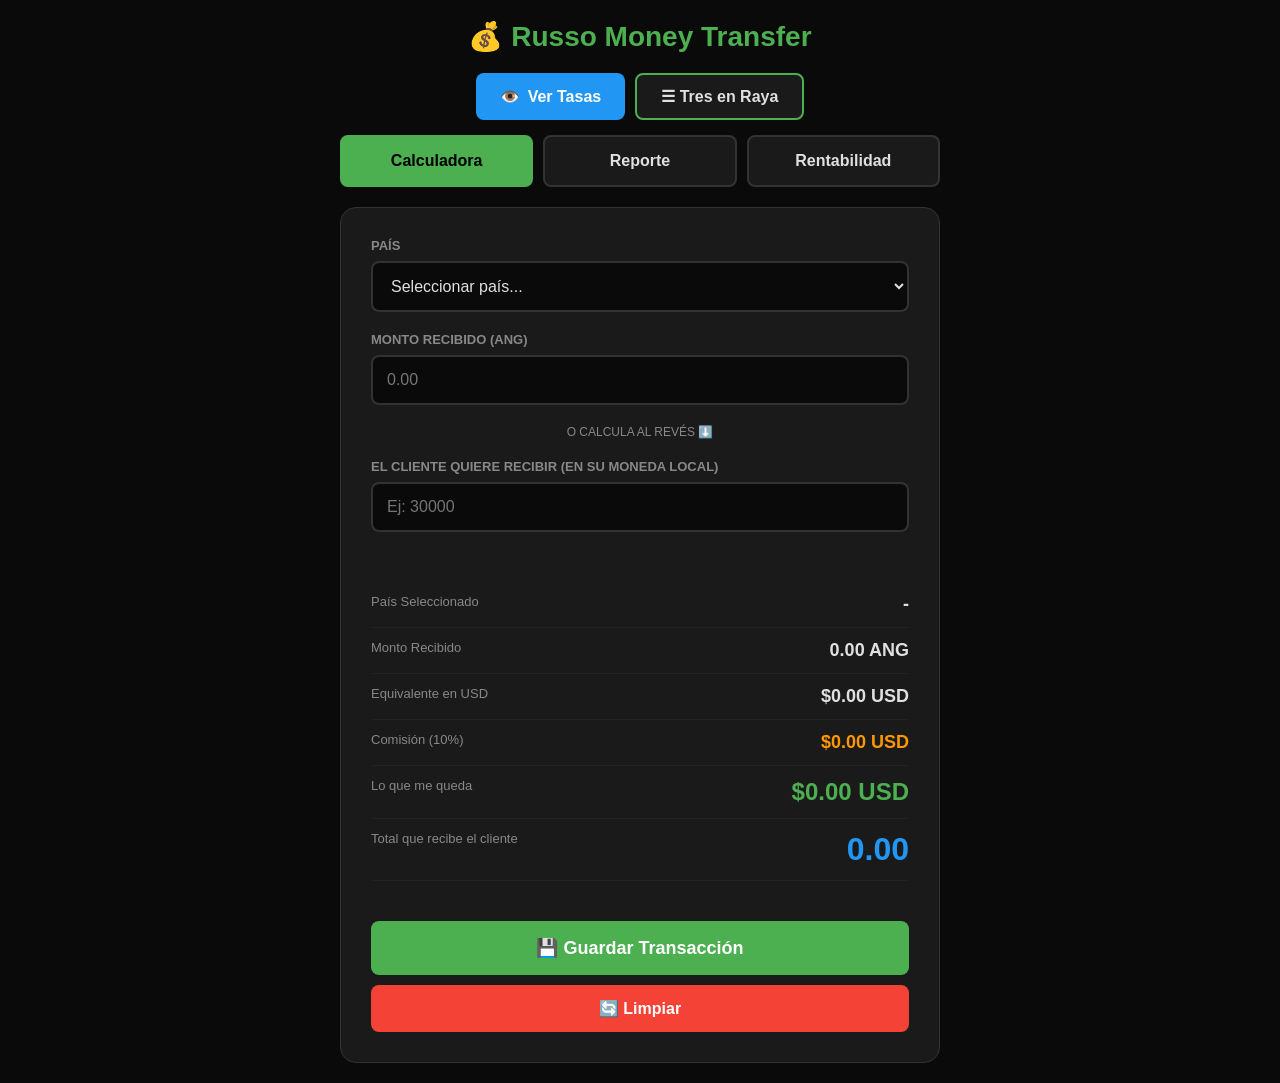
<file: index.html>
<!DOCTYPE html>
<html lang="es">
<head>
    <meta charset="UTF-8">
    <meta name="viewport" content="width=device-width, initial-scale=1.0">
    <title>Russo Money Transfer - Calculadora</title>
    
    <!-- PWA Meta Tags -->
    <meta name="description" content="Calculadora de transferencias con gestión de créditos">
    <meta name="theme-color" content="#4CAF50">
    <meta name="mobile-web-app-capable" content="yes">
    <meta name="apple-mobile-web-app-capable" content="yes">
    <meta name="apple-mobile-web-app-status-bar-style" content="black-translucent">
    <meta name="apple-mobile-web-app-title" content="Russo Transfer">
    <link rel="manifest" href="manifest.json">
    <link rel="apple-touch-icon" href="data:image/svg+xml,%3Csvg xmlns='http://www.w3.org/2000/svg' viewBox='0 0 200 200'%3E%3Crect fill='%234CAF50' width='200' height='200'/%3E%3Ctext x='50%25' y='50%25' dominant-baseline='middle' text-anchor='middle' font-size='100' fill='white'%3E💰%3C/text%3E%3C/svg%3E">
    
    <style>
        * {
            margin: 0;
            padding: 0;
            box-sizing: border-box;
        }

        body {
            font-family: -apple-system, BlinkMacSystemFont, 'Segoe UI', Roboto, sans-serif;
            background: #0a0a0a;
            color: #e0e0e0;
            padding: 20px;
            min-height: 100vh;
        }

        .container {
            max-width: 600px;
            margin: 0 auto;
        }

        .tasas-header {
            background: #1a1a1a;
            border: 2px solid #4CAF50;
            border-radius: 12px;
            padding: 20px;
            margin-bottom: 20px;
            display: grid;
            grid-template-columns: repeat(auto-fit, minmax(150px, 1fr));
            gap: 15px;
        }

        .tasa-item {
            display: flex;
            flex-direction: column;
        }

        .tasa-item label {
            color: #888;
            font-size: 11px;
            margin-bottom: 5px;
            text-transform: uppercase;
            font-weight: 600;
        }

        .tasa-item input {
            width: 100%;
            padding: 10px;
            background: #0a0a0a;
            border: 2px solid #333;
            border-radius: 6px;
            color: #4CAF50;
            font-size: 16px;
            font-weight: 700;
            text-align: center;
        }

        .tasa-item input:focus {
            outline: none;
            border-color: #4CAF50;
        }

        .tabs {
            display: flex;
            gap: 10px;
            margin-bottom: 20px;
        }

        .tab {
            flex: 1;
            padding: 15px;
            background: #1a1a1a;
            border: 2px solid #333;
            border-radius: 8px;
            cursor: pointer;
            text-align: center;
            font-weight: 600;
            transition: all 0.3s;
        }

        .tab:hover {
            border-color: #4CAF50;
        }

        .tab.active {
            background: #4CAF50;
            border-color: #4CAF50;
            color: #000;
        }

        .tab-content {
            display: none;
        }

        .tab-content.active {
            display: block;
        }

        .calculator {
            background: #1a1a1a;
            padding: 30px;
            border-radius: 16px;
            border: 1px solid #333;
        }

        .input-group {
            margin-bottom: 20px;
        }

        .input-group label {
            display: block;
            color: #888;
            margin-bottom: 8px;
            font-size: 13px;
            text-transform: uppercase;
            font-weight: 600;
        }

        .input-group input,
        .input-group select {
            width: 100%;
            padding: 14px;
            background: #0a0a0a;
            border: 2px solid #333;
            border-radius: 8px;
            color: #e0e0e0;
            font-size: 16px;
        }

        .input-group input:focus,
        .input-group select:focus {
            outline: none;
            border-color: #4CAF50;
        }

        .results {
            margin-top: 30px;
            padding: 20px 0;
        }

        .result-item {
            display: flex;
            justify-content: space-between;
            padding: 12px 0;
            border-bottom: 1px solid #222;
        }

        .result-label {
            color: #888;
            font-size: 13px;
        }

        .result-value {
            color: #e0e0e0;
            font-size: 18px;
            font-weight: 600;
        }

        .result-value.commission {
            color: #FF9800;
        }

        .result-value.highlight {
            color: #4CAF50;
            font-size: 24px;
        }

        .result-value.payout {
            color: #2196F3;
            font-size: 32px;
        }

        .btn-save {
            width: 100%;
            padding: 16px;
            background: #4CAF50;
            color: white;
            border: none;
            border-radius: 8px;
            font-size: 18px;
            font-weight: 600;
            cursor: pointer;
            margin-top: 20px;
            transition: background 0.3s;
        }

        .btn-save:hover {
            background: #45a049;
        }

        .btn-clear {
            width: 100%;
            padding: 14px;
            background: #f44336;
            color: white;
            border: none;
            border-radius: 8px;
            font-size: 16px;
            font-weight: 600;
            cursor: pointer;
            margin-top: 10px;
            transition: background 0.3s;
        }

        .btn-clear:hover {
            background: #d32f2f;
        }

        .btn-clear-data {
            width: 100%;
            padding: 12px;
            background: #f44336;
            color: white;
            border: none;
            border-radius: 8px;
            font-size: 14px;
            font-weight: 600;
            cursor: pointer;
            margin-top: 20px;
        }

        .btn-clear-data:hover {
            background: #d32f2f;
        }

        .btn-toggle-tasas {
            padding: 12px 24px;
            background: #2196F3;
            color: white;
            border: none;
            border-radius: 8px;
            font-size: 16px;
            font-weight: 600;
            cursor: pointer;
            transition: background 0.3s;
            display: inline-flex;
            align-items: center;
            gap: 8px;
        }

        .btn-toggle-tasas:hover {
            background: #1976D2;
        }

        /* Modal */
        .modal {
            display: none;
            position: fixed;
            top: 0;
            left: 0;
            width: 100%;
            height: 100%;
            background: rgba(0,0,0,0.9);
            z-index: 1000;
            overflow-y: auto;
            align-items: center;
            justify-content: center;
        }

        .modal-content {
            background: #1a1a1a;
            margin: 50px auto;
            padding: 30px;
            border-radius: 12px;
            max-width: 500px;
            border: 1px solid #333;
            position: relative;
        }

        .close-modal {
            position: absolute;
            top: 15px;
            right: 20px;
            font-size: 30px;
            cursor: pointer;
            color: #888;
        }

        .close-modal:hover {
            color: #fff;
        }

        .modal h2 {
            color: #4CAF50;
            margin-bottom: 10px;
        }

        /* Reportes */
        .report-section {
            background: #1a1a1a;
            border: 1px solid #333;
            border-radius: 16px;
            padding: 30px;
        }

        .report-header {
            display: flex;
            justify-content: space-between;
            align-items: center;
            margin-bottom: 30px;
            flex-wrap: wrap;
            gap: 15px;
        }

        .report-header h2 {
            color: #4CAF50;
            font-size: 24px;
        }

        .date-filter {
            display: flex;
            gap: 10px;
            flex-wrap: wrap;
        }

        .date-filter input {
            padding: 10px;
            background: #0a0a0a;
            border: 2px solid #333;
            border-radius: 6px;
            color: #fff;
            font-size: 14px;
        }

        .stats-grid {
            display: grid;
            grid-template-columns: repeat(auto-fit, minmax(200px, 1fr));
            gap: 15px;
            margin-bottom: 30px;
        }

        .stat-card {
            background: #0a0a0a;
            padding: 20px;
            border-radius: 10px;
            border: 1px solid #333;
        }

        .stat-label {
            color: #888;
            font-size: 13px;
            margin-bottom: 8px;
            text-transform: uppercase;
        }

        .stat-value {
            color: #4CAF50;
            font-size: 32px;
            font-weight: 700;
        }

        .transactions-list {
            margin-top: 20px;
        }

        .transaction-item {
            background: #0a0a0a;
            padding: 15px;
            border-radius: 8px;
            margin-bottom: 10px;
            border: 1px solid #333;
            display: flex;
            justify-content: space-between;
            align-items: center;
        }

        .transaction-info {
            flex: 1;
        }

        .transaction-date {
            color: #888;
            font-size: 12px;
        }

        .transaction-country {
            color: #fff;
            font-size: 16px;
            font-weight: 600;
            margin: 5px 0;
        }

        .transaction-amount {
            color: #2196F3;
            font-size: 14px;
        }

        .transaction-profit {
            color: #4CAF50;
            font-size: 20px;
            font-weight: 700;
            text-align: right;
        }

        .no-data {
            text-align: center;
            padding: 40px;
            color: #666;
        }

        @media (max-width: 600px) {
            .result-value.payout {
                font-size: 24px;
            }
        }

        /* Animación de dólares */
        .money-animation {
            position: fixed;
            top: 0;
            left: 0;
            width: 100%;
            height: 100%;
            pointer-events: none;
            z-index: 9999;
        }

        .dollar {
            position: absolute;
            font-size: 40px;
            animation: fall 3s linear forwards;
            opacity: 0;
        }

        @keyframes fall {
            0% {
                transform: translateY(-100px) rotate(0deg);
                opacity: 1;
            }
            100% {
                transform: translateY(100vh) rotate(360deg);
                opacity: 0;
            }
        }
    </style>
</head>
<body>
    <div class="container">
        <h1 style="color: #4CAF50; text-align: center; margin-bottom: 20px; font-size: 28px;">💰 Russo Money Transfer</h1>

        <!-- BOTÓN TOGGLE TASAS + JUEGO -->
        <div style="text-align: center; margin-bottom: 15px; display: flex; gap: 10px; justify-content: center; flex-wrap: wrap;">
            <button class="btn-toggle-tasas" onclick="toggleTasas()">
                <span id="toggleIcon">👁️</span> <span id="toggleText">Ver Tasas</span>
            </button>
            <a href="game.html" style="text-decoration: none; padding: 12px 24px; background: #1a1a1a; color: #e0e0e0; border: 2px solid #4CAF50; border-radius: 8px; font-size: 16px; font-weight: 600; display: inline-flex; align-items: center; gap: 8px; transition: background 0.3s;" onmouseover="this.style.background='#0d2a0d'" onmouseout="this.style.background='#1a1a1a'">
                &#9776; Tres en Raya
            </a>
        </div>

        <!-- HEADER CON TASAS -->
        <div class="tasas-header" id="tasasHeader" style="display: none;">
            <div class="tasa-item">
                <label>Tasa Venezuela (Bs)</label>
                <input type="number" id="tasaVenezuela" step="0.01" value="0" onchange="guardarTasas()">
            </div>
            <div class="tasa-item">
                <label>Tasa Colombia (COP)</label>
                <input type="number" id="tasaColombia" step="0.01" value="0" onchange="guardarTasas()">
            </div>
            <div class="tasa-item">
                <label>Tasa Rep. Dom. (DOP)</label>
                <input type="number" id="tasaDominicana" step="0.01" value="0" onchange="guardarTasas()">
            </div>
        </div>

        <!-- PESTAÑAS -->
        <div class="tabs">
            <div class="tab active" onclick="cambiarPestaña('calculadora')">Calculadora</div>
            <div class="tab" onclick="cambiarPestaña('reporte')">Reporte</div>
            <div class="tab" onclick="cambiarPestaña('rentabilidad')">Rentabilidad</div>
        </div>

        <!-- PESTAÑA CALCULADORA -->
        <div id="calculadora" class="tab-content active">
            <div class="calculator">
                <!-- INPUTS -->
                <div class="input-group">
                    <label>País</label>
                    <select id="pais">
                        <option value="">Seleccionar país...</option>
                        <option value="Venezuela">Venezuela</option>
                        <option value="Colombia">Colombia</option>
                        <option value="República Dominicana">República Dominicana</option>
                        <option value="Otro">Otro (USD a USD)</option>
                    </select>
                </div>

                <div class="input-group">
                    <label>Monto Recibido (ANG)</label>
                    <input type="number" id="montoANG" placeholder="0.00" step="0.01" min="0">
                </div>

                <!-- CALCULADORA INVERSA -->
                <div style="text-align: center; margin: 20px 0;">
                    <div style="color: #888; font-size: 12px; margin-bottom: 10px;">O CALCULA AL REVÉS ⬇️</div>
                </div>

                <div class="input-group">
                    <label>El cliente quiere recibir (en su moneda local)</label>
                    <input type="number" id="montoRecibir" placeholder="Ej: 30000" step="0.01" min="0" oninput="calcularInverso()">
                </div>

                <div class="input-group" id="montoDebePayarGroup" style="display: none;">
                    <label>💵 El cliente debe pagar</label>
                    <input type="text" id="montoDebePagar" readonly style="background: #1a3a1a; color: #4CAF50; font-size: 20px; font-weight: 700; text-align: center;">
                </div>

                <!-- RESULTADOS -->
                <div class="results">
                    <div class="result-item">
                        <div class="result-label">País Seleccionado</div>
                        <div class="result-value" id="paisMostrar">-</div>
                    </div>

                    <div class="result-item">
                        <div class="result-label">Monto Recibido</div>
                        <div class="result-value"><span id="montoMostrar">0.00</span> ANG</div>
                    </div>

                    <div class="result-item">
                        <div class="result-label">Equivalente en USD</div>
                        <div class="result-value">$<span id="usdMostrar">0.00</span> USD</div>
                    </div>

                    <div class="result-item">
                        <div class="result-label">Comisión (10%)</div>
                        <div class="result-value commission">$<span id="comisionMostrar">0.00</span> USD</div>
                    </div>

                    <div class="result-item">
                        <div class="result-label">Lo que me queda</div>
                        <div class="result-value highlight">$<span id="quedaMostrar">0.00</span> USD</div>
                    </div>

                    <div class="result-item">
                        <div class="result-label">Total que recibe el cliente</div>
                        <div class="result-value payout"><span id="totalCliente">0.00</span> <span id="monedaCliente"></span></div>
                    </div>
                </div>

                <button class="btn-save" onclick="mostrarOpcionesPago()">💾 Guardar Transacción</button>
                <button class="btn-clear" onclick="limpiar()">🔄 Limpiar</button>
            </div>
        </div>

        <!-- PESTAÑA REPORTE -->
        <div id="reporte" class="tab-content">
            <div class="report-section">
                <div class="report-header">
                    <h2>📊 Reportes</h2>
                    <div class="date-filter">
                        <input type="date" id="fechaInicio">
                        <input type="date" id="fechaFin">
                        <button class="btn-save" style="margin: 0; padding: 10px 20px; width: auto;" onclick="filtrarReporte()">Filtrar</button>
                    </div>
                </div>

                <!-- ESTADÍSTICAS -->
                <div class="stats-grid">
                    <div class="stat-card">
                        <div class="stat-label">Ganancia Hoy (USD)</div>
                        <div class="stat-value">$<span id="gananciaHoy">0.00</span></div>
                        <div style="color: #888; font-size: 14px; margin-top: 5px;"><span id="gananciaHoyANG">0.00</span> ANG</div>
                    </div>
                    <div class="stat-card">
                        <div class="stat-label">Transferencias Hoy</div>
                        <div class="stat-value" style="color: #2196F3;"><span id="transferenciasHoy">0</span></div>
                        <div style="color: #888; font-size: 14px; margin-top: 5px;">del día de hoy</div>
                    </div>
                    <div class="stat-card">
                        <div class="stat-label">Ganancia Este Mes (USD)</div>
                        <div class="stat-value">$<span id="gananciaMes">0.00</span></div>
                        <div style="color: #888; font-size: 14px; margin-top: 5px;"><span id="gananciaMesANG">0.00</span> ANG</div>
                    </div>
                    <div class="stat-card">
                        <div class="stat-label">Créditos Pendientes</div>
                        <div class="stat-value" style="color: #FF9800;"><span id="creditosPendientes">0</span></div>
                        <div style="color: #888; font-size: 14px; margin-top: 5px;">💰 <span id="montoCreditosANG">0.00</span> ANG</div>
                    </div>
                </div>

                <!-- LISTA DE TRANSACCIONES -->
                <h3 style="color: #4CAF50; margin-bottom: 15px;">Historial</h3>
                <div class="transactions-list" id="transaccionesList"></div>

                <button class="btn-clear-data" onclick="borrarTodo()">🗑️ Borrar Todos los Datos</button>
            </div>
        </div>

        <!-- PESTAÑA RENTABILIDAD -->
        <div id="rentabilidad" class="tab-content">
            <div class="report-section">
                <h2 style="color: #4CAF50; margin-bottom: 20px;">📈 Rentabilidad por Día</h2>
                
                <div class="stats-grid" style="margin-bottom: 30px;">
                    <div class="stat-card">
                        <div class="stat-label">Mejor Día del Mes</div>
                        <div class="stat-value" style="color: #4CAF50;">$<span id="mejorDia">0.00</span></div>
                        <div style="color: #888; font-size: 14px; margin-top: 5px;"><span id="fechaMejorDia">-</span></div>
                    </div>
                    <div class="stat-card">
                        <div class="stat-label">Promedio Diario</div>
                        <div class="stat-value">$<span id="promedioDiario">0.00</span></div>
                    </div>
                    <div class="stat-card">
                        <div class="stat-label">Total del Mes</div>
                        <div class="stat-value" style="color: #2196F3;">$<span id="totalMes">0.00</span></div>
                    </div>
                </div>

                <h3 style="color: #4CAF50; margin-bottom: 15px;">Desglose Diario</h3>
                <div id="rentabilidadDiaria"></div>
            </div>
        </div>
    </div>

    <!-- Modal Opciones de Pago -->
    <div class="modal" id="opcionesPagoModal">
        <div class="modal-content">
            <span class="close-modal" onclick="cerrarModalPago()">&times;</span>
            <h2>💰 ¿Cómo se pagó esta transacción?</h2>
            
            <div class="btn-group" style="margin-top: 20px; flex-direction: column;">
                <button class="btn btn-primary" onclick="guardarTransaccion('pagada')" style="width: 100%; margin-bottom: 10px; padding: 16px; background: #4CAF50; color: white; border: none; border-radius: 8px; font-size: 18px; font-weight: 600; cursor: pointer;">
                    ✅ PAGADA (Cliente pagó)
                </button>
                <button class="btn" onclick="mostrarFormularioCredito()" style="width: 100%; background: #FF9800; color: white; padding: 16px; border: none; border-radius: 8px; font-size: 18px; font-weight: 600; cursor: pointer;">
                    💳 CRÉDITO (Cliente debe pagar)
                </button>
            </div>
        </div>
    </div>

    <!-- Modal Formulario de Crédito -->
    <div class="modal" id="creditoModal">
        <div class="modal-content">
            <span class="close-modal" onclick="cerrarModalCredito()">&times;</span>
            <h2>💳 Datos del Crédito</h2>
            
            <div class="form-group" style="margin-top: 20px;">
                <label style="display: block; color: #888; margin-bottom: 8px; font-size: 13px;">Nombre del Cliente *</label>
                <input type="text" id="nombreClienteCredito" placeholder="Nombre completo" style="width: 100%; padding: 14px; background: #0a0a0a; border: 2px solid #333; border-radius: 8px; color: #e0e0e0; font-size: 16px;">
            </div>

            <div class="form-group" style="margin-top: 20px;">
                <label style="display: flex; align-items: center; gap: 10px; cursor: pointer;">
                    <input type="checkbox" id="aplicarInteresCredito" onchange="actualizarMontoCredito()">
                    <span style="color: #e0e0e0;">Aplicar 10% adicional por crédito</span>
                </label>
            </div>

            <div class="form-group" id="montoConInteresGroup" style="display: none; margin-top: 20px;">
                <label style="display: block; color: #888; margin-bottom: 8px; font-size: 13px;">💵 Monto Total a Cobrar (con 10% adicional)</label>
                <input type="text" id="montoTotalCredito" readonly style="width: 100%; padding: 14px; background: #1a3a1a; color: #FF9800; font-size: 20px; font-weight: 700; text-align: center; border: 2px solid #333; border-radius: 8px;">
            </div>

            <div class="btn-group" style="margin-top: 20px; display: flex; gap: 10px;">
                <button class="btn btn-primary" onclick="guardarTransaccion('credito')" style="flex: 1; padding: 16px; background: #4CAF50; color: white; border: none; border-radius: 8px; font-size: 18px; font-weight: 600; cursor: pointer;">💾 Guardar Crédito</button>
                <button class="btn btn-secondary" onclick="cerrarModalCredito()" style="flex: 1; padding: 16px; background: #666; color: white; border: none; border-radius: 8px; font-size: 18px; font-weight: 600; cursor: pointer;">Cancelar</button>
            </div>
        </div>
    </div>

    <script>
        // CONSTANTES FIJAS
        const COMMISSION_RATE = 0.10;
        const USD_TO_ANG = 1.82;

        // FUNCIÓN ANIMACIÓN DE DÓLARES
        function mostrarAnimacionDolares() {
            const container = document.createElement('div');
            container.className = 'money-animation';
            document.body.appendChild(container);

            // Crear 30 dólares cayendo
            for (let i = 0; i < 30; i++) {
                setTimeout(() => {
                    const dollar = document.createElement('div');
                    dollar.className = 'dollar';
                    dollar.textContent = '💵';
                    dollar.style.left = Math.random() * 100 + '%';
                    dollar.style.animationDelay = '0s';
                    dollar.style.animationDuration = (2 + Math.random() * 2) + 's';
                    container.appendChild(dollar);

                    // Remover después de la animación
                    setTimeout(() => {
                        dollar.remove();
                    }, 4000);
                }, i * 100);
            }

            // Remover contenedor después de 5 segundos
            setTimeout(() => {
                container.remove();
            }, 5000);
        }

        // TASAS POR PAÍS
        let tasas = {
            'Venezuela': 0,
            'Colombia': 0,
            'República Dominicana': 0,
            'Otro': 1.0  // USD a USD = 1:1
        };

        // MONEDAS POR PAÍS
        const monedas = {
            'Venezuela': 'Bs',
            'Colombia': 'COP',
            'República Dominicana': 'DOP',
            'Otro': 'USD'
        };

        // ELEMENTOS
        const paisSelect = document.getElementById('pais');
        const montoInput = document.getElementById('montoANG');
        const paisMostrar = document.getElementById('paisMostrar');
        const montoMostrar = document.getElementById('montoMostrar');
        const usdMostrar = document.getElementById('usdMostrar');
        const comisionMostrar = document.getElementById('comisionMostrar');
        const quedaMostrar = document.getElementById('quedaMostrar');
        const totalCliente = document.getElementById('totalCliente');
        const monedaCliente = document.getElementById('monedaCliente');

        // TRANSACCIONES
        let transacciones = JSON.parse(localStorage.getItem('russoTransacciones')) || [];

        // CARGAR TASAS GUARDADAS
        function cargarTasas() {
            const tasasGuardadas = localStorage.getItem('russoTasas');
            if (tasasGuardadas) {
                tasas = JSON.parse(tasasGuardadas);
            }
            
            // "Otro" siempre tiene tasa fija 1.0 (USD a USD)
            tasas['Otro'] = 1.0;
            
            document.getElementById('tasaVenezuela').value = tasas['Venezuela'] || 0;
            document.getElementById('tasaColombia').value = tasas['Colombia'] || 0;
            document.getElementById('tasaDominicana').value = tasas['República Dominicana'] || 0;
        }

        // GUARDAR TASAS
        function guardarTasas() {
            tasas['Venezuela'] = parseFloat(document.getElementById('tasaVenezuela').value) || 0;
            tasas['Colombia'] = parseFloat(document.getElementById('tasaColombia').value) || 0;
            tasas['República Dominicana'] = parseFloat(document.getElementById('tasaDominicana').value) || 0;
            tasas['Otro'] = 1.0; // Siempre fijo (USD a USD)
            
            localStorage.setItem('russoTasas', JSON.stringify(tasas));
            calcular();
        }

        // TOGGLE TASAS
        function toggleTasas() {
            const tasasHeader = document.getElementById('tasasHeader');
            const toggleIcon = document.getElementById('toggleIcon');
            const toggleText = document.getElementById('toggleText');
            
            if (tasasHeader.style.display === 'none') {
                tasasHeader.style.display = 'grid';
                toggleIcon.textContent = '🙈';
                toggleText.textContent = 'Ocultar Tasas';
            } else {
                tasasHeader.style.display = 'none';
                toggleIcon.textContent = '👁️';
                toggleText.textContent = 'Ver Tasas';
            }
        }

        // EVENTOS
        paisSelect.addEventListener('change', calcular);
        montoInput.addEventListener('input', calcular);

        // FUNCIÓN CAMBIAR PESTAÑA
        function cambiarPestaña(pestaña) {
            // Ocultar todas las pestañas
            document.querySelectorAll('.tab-content').forEach(tab => {
                tab.classList.remove('active');
            });
            document.querySelectorAll('.tab').forEach(tab => {
                tab.classList.remove('active');
            });

            // Mostrar la pestaña seleccionada
            document.getElementById(pestaña).classList.add('active');
            event.target.classList.add('active');

            // Si es reporte, actualizar datos
            if (pestaña === 'reporte') {
                actualizarReporte();
            }
            
            // Si es rentabilidad, generar reporte
            if (pestaña === 'rentabilidad') {
                generarRentabilidad();
            }
        }

        // FUNCIÓN DE CÁLCULO
        function calcular() {
            const pais = paisSelect.value;
            const montoANG = parseFloat(montoInput.value) || 0;

            // Limpiar calculadora inversa cuando se usa la normal
            if (montoANG > 0) {
                document.getElementById('montoRecibir').value = '';
                document.getElementById('montoDebePayarGroup').style.display = 'none';
            }

            // Actualizar país
            paisMostrar.textContent = pais || '-';

            // Si el monto es 0 o vacío, mostrar todo en 0
            if (montoANG <= 0 || !pais) {
                montoMostrar.textContent = '0.00';
                usdMostrar.textContent = '0.00';
                comisionMostrar.textContent = '0.00';
                quedaMostrar.textContent = '0.00';
                totalCliente.textContent = '0.00';
                monedaCliente.textContent = '';
                return;
            }

            // CONVERSIÓN ANG → USD
            const montoUSD = montoANG / USD_TO_ANG;

            // CÁLCULO
            const comisionUSD = montoUSD * COMMISSION_RATE;
            const meQuedaUSD = montoUSD - comisionUSD;
            
            // CALCULAR TOTAL CLIENTE SEGÚN TASA DEL PAÍS
            const tasaPais = tasas[pais] || 0;
            const totalClienteCalc = meQuedaUSD * tasaPais;
            const monedaPais = monedas[pais] || '';

            // MOSTRAR RESULTADOS
            montoMostrar.textContent = montoANG.toFixed(2);
            usdMostrar.textContent = montoUSD.toFixed(2);
            comisionMostrar.textContent = comisionUSD.toFixed(2);
            quedaMostrar.textContent = meQuedaUSD.toFixed(2);
            
            // MOSTRAR TOTAL CLIENTE (aunque sea 0, mostrar el país)
            if (tasaPais > 0) {
                totalCliente.textContent = totalClienteCalc.toFixed(2);
                monedaCliente.textContent = monedaPais;
            } else {
                totalCliente.textContent = '0.00';
                monedaCliente.textContent = monedaPais + ' (⚠️ Configura la tasa)';
            }
        }

        // FUNCIÓN LIMPIAR
        function limpiar() {
            paisSelect.value = '';
            montoInput.value = '';
            document.getElementById('montoRecibir').value = '';
            document.getElementById('montoDebePayarGroup').style.display = 'none';
            paisMostrar.textContent = '-';
            montoMostrar.textContent = '0.00';
            usdMostrar.textContent = '0.00';
            comisionMostrar.textContent = '0.00';
            quedaMostrar.textContent = '0.00';
            totalCliente.textContent = '0.00';
            monedaCliente.textContent = '';
        }

        // FUNCIÓN CALCULAR INVERSO
        function calcularInverso() {
            const pais = paisSelect.value;
            const montoRecibir = parseFloat(document.getElementById('montoRecibir').value) || 0;

            // Limpiar campo normal cuando se usa inverso
            if (montoRecibir > 0) {
                montoInput.value = '';
            }

            if (!pais || montoRecibir <= 0) {
                document.getElementById('montoDebePayarGroup').style.display = 'none';
                return;
            }

            const tasaPais = tasas[pais] || 0;
            
            if (tasaPais <= 0) {
                alert('⚠️ Por favor configura la tasa para ' + pais);
                document.getElementById('montoDebePayarGroup').style.display = 'none';
                return;
            }

            // CÁLCULO INVERSO:
            const meQuedaUSD = montoRecibir / tasaPais;
            const montoUSD = meQuedaUSD / 0.90;
            const montoANG = montoUSD * USD_TO_ANG;

            // Mostrar resultado
            const monedaPais = monedas[pais] || '';
            document.getElementById('montoDebePagar').value = `${montoANG.toFixed(2)} ANG (${montoUSD.toFixed(2)} USD)`;
            document.getElementById('montoDebePayarGroup').style.display = 'block';
        }

        // FUNCIÓN GUARDAR TRANSACCIÓN
        function mostrarOpcionesPago() {
            const pais = paisSelect.value;
            const montoANG = parseFloat(montoInput.value) || 0;

            if (!pais || montoANG <= 0) {
                alert('⚠️ Selecciona un país e ingresa un monto válido');
                return;
            }

            // Mostrar modal de opciones
            document.getElementById('opcionesPagoModal').style.display = 'flex';
        }

        function cerrarModalPago() {
            document.getElementById('opcionesPagoModal').style.display = 'none';
        }

        function mostrarFormularioCredito() {
            document.getElementById('opcionesPagoModal').style.display = 'none';
            document.getElementById('creditoModal').style.display = 'flex';
            actualizarMontoCredito();
        }

        function cerrarModalCredito() {
            document.getElementById('creditoModal').style.display = 'none';
            document.getElementById('nombreClienteCredito').value = '';
            document.getElementById('aplicarInteresCredito').checked = false;
            document.getElementById('montoConInteresGroup').style.display = 'none';
        }

        function actualizarMontoCredito() {
            const aplicarInteres = document.getElementById('aplicarInteresCredito').checked;
            const montoANG = parseFloat(montoInput.value) || 0;
            
            if (aplicarInteres) {
                const montoConInteres = montoANG * 1.10;
                const montoUSDConInteres = montoConInteres / USD_TO_ANG;
                document.getElementById('montoTotalCredito').value = `${montoConInteres.toFixed(2)} ANG (${montoUSDConInteres.toFixed(2)} USD)`;
                document.getElementById('montoConInteresGroup').style.display = 'block';
            } else {
                document.getElementById('montoConInteresGroup').style.display = 'none';
            }
        }

        function guardarTransaccion(tipoPago) {
            const pais = paisSelect.value;
            const montoANG = parseFloat(montoInput.value) || 0;

            if (!pais || montoANG <= 0) {
                alert('⚠️ Datos incompletos');
                return;
            }

            const montoUSD = montoANG / USD_TO_ANG;
            const comisionUSD = montoUSD * COMMISSION_RATE;
            const ganancia = comisionUSD;
            const meQuedaUSD = montoUSD - comisionUSD;
            const tasaPais = tasas[pais] || 0;
            const totalClienteCalc = meQuedaUSD * tasaPais;

            // Datos específicos de crédito
            let esCredito = tipoPago === 'credito';
            let nombreCliente = '';
            let montoACobrar = montoANG;
            let aplicoInteres = false;

            if (esCredito) {
                nombreCliente = document.getElementById('nombreClienteCredito').value.trim();
                
                if (!nombreCliente) {
                    alert('⚠️ Ingresa el nombre del cliente para el crédito');
                    return;
                }

                aplicoInteres = document.getElementById('aplicarInteresCredito').checked;
                if (aplicoInteres) {
                    montoACobrar = montoANG * 1.10;
                }
            }

            const transaccion = {
                id: Date.now(),
                fecha: new Date().toISOString(),
                pais: pais,
                montoANG: montoANG,
                montoUSD: montoUSD,
                comision: comisionUSD,
                ganancia: ganancia,
                meQueda: meQuedaUSD,
                tasa: tasaPais,
                totalCliente: totalClienteCalc,
                moneda: monedas[pais],
                tipoPago: tipoPago,
                esCredito: esCredito,
                nombreCliente: nombreCliente,
                montoACobrar: montoACobrar,
                aplicoInteres: aplicoInteres,
                pagado: !esCredito
            };

            transacciones.push(transaccion);
            localStorage.setItem('russoTransacciones', JSON.stringify(transacciones));

            // Cerrar modales
            cerrarModalPago();
            cerrarModalCredito();

            // MOSTRAR ANIMACIÓN DE DÓLARES
            mostrarAnimacionDolares();

            if (esCredito) {
                alert(`✅ Crédito registrado para: ${nombreCliente}\n💵 Monto a cobrar: ${montoACobrar.toFixed(2)} ANG`);
            } else {
                alert('✅ Transacción guardada como PAGADA');
            }
            
            limpiar();
        }

        // FUNCIÓN ACTUALIZAR REPORTE
        function actualizarReporte() {
            const hoy = new Date();
            const inicioHoy = new Date(hoy.getFullYear(), hoy.getMonth(), hoy.getDate());
            const inicioMes = new Date(hoy.getFullYear(), hoy.getMonth(), 1);

            // Filtrar transacciones
            const transaccionesHoy = transacciones.filter(t => new Date(t.fecha) >= inicioHoy);
            const transaccionesMes = transacciones.filter(t => new Date(t.fecha) >= inicioMes);

            // Calcular ganancias en USD
            const gananciaHoy = transaccionesHoy.reduce((sum, t) => sum + t.ganancia, 0);
            const gananciaMes = transaccionesMes.reduce((sum, t) => sum + t.ganancia, 0);

            // Convertir a ANG
            const gananciaHoyANG = gananciaHoy * USD_TO_ANG;
            const gananciaMesANG = gananciaMes * USD_TO_ANG;

            // Calcular créditos pendientes (TODOS, sin filtro de fecha)
            const creditosPendientes = transacciones.filter(t => t.esCredito && !t.pagado);
            const montoCreditosANG = creditosPendientes.reduce((sum, t) => sum + (t.montoACobrar || t.montoANG), 0);

            // Actualizar estadísticas
            document.getElementById('gananciaHoy').textContent = gananciaHoy.toFixed(2);
            document.getElementById('gananciaHoyANG').textContent = gananciaHoyANG.toFixed(2);
            document.getElementById('transferenciasHoy').textContent = transaccionesHoy.length;
            document.getElementById('gananciaMes').textContent = gananciaMes.toFixed(2);
            document.getElementById('gananciaMesANG').textContent = gananciaMesANG.toFixed(2);
            document.getElementById('creditosPendientes').textContent = creditosPendientes.length;
            document.getElementById('montoCreditosANG').textContent = montoCreditosANG.toFixed(2);

            // MOSTRAR SOLO: Transacciones de HOY + Créditos pendientes (de cualquier fecha)
            const transaccionesParaMostrar = transacciones.filter(t => {
                const esDeHoy = new Date(t.fecha) >= inicioHoy;
                const esCreditoPendiente = t.esCredito && !t.pagado;
                
                // Mostrar si es de hoy O si es crédito pendiente
                return esDeHoy || esCreditoPendiente;
            });

            mostrarTransacciones(transaccionesParaMostrar);
        }

        // FUNCIÓN MOSTRAR TRANSACCIONES
        function mostrarTransacciones(lista) {
            const container = document.getElementById('transaccionesList');

            if (lista.length === 0) {
                container.innerHTML = '<div class="no-data">No hay transacciones registradas</div>';
                return;
            }

            // Ordenar por fecha descendente
            const ordenadas = [...lista].sort((a, b) => new Date(b.fecha) - new Date(a.fecha));

            container.innerHTML = ordenadas.map(t => {
                const fecha = new Date(t.fecha);
                const fechaStr = fecha.toLocaleDateString('es-ES') + ' ' + fecha.toLocaleTimeString('es-ES', {hour: '2-digit', minute: '2-digit'});
                const gananciaANG = t.ganancia * USD_TO_ANG;
                
                // Mostrar estado de crédito
                let estadoPago = '';
                let botonPagar = '';
                
                if (t.esCredito && !t.pagado) {
                    // Crédito PENDIENTE - NOMBRE MÁS GRANDE
                    estadoPago = `<div style="color: #FF9800; font-size: 18px; font-weight: 700; margin: 5px 0;">💳 ${t.nombreCliente}</div>`;
                    estadoPago += `<div style="color: #FF9800; font-size: 12px; font-weight: 600;">CRÉDITO PENDIENTE</div>`;
                    if (t.aplicoInteres) {
                        estadoPago += `<div style="color: #FF9800; font-size: 11px;">A cobrar: ${t.montoACobrar.toFixed(2)} ANG (con 10%)</div>`;
                    } else {
                        estadoPago += `<div style="color: #FF9800; font-size: 11px;">A cobrar: ${t.montoACobrar.toFixed(2)} ANG</div>`;
                    }
                    // Botón para marcar como pagado
                    botonPagar = `<button onclick="marcarComoPagado(${t.id})" style="background: #4CAF50; color: white; border: none; padding: 5px 10px; border-radius: 5px; cursor: pointer; margin-top: 5px; font-size: 11px; font-weight: 600;">✅ MARCAR PAGADO</button>`;
                } else if (t.esCredito && t.pagado) {
                    // Crédito YA PAGADO
                    estadoPago = `<div style="color: #4CAF50; font-size: 16px; font-weight: 700; margin: 5px 0;">✅ ${t.nombreCliente}</div>`;
                    estadoPago += `<div style="color: #4CAF50; font-size: 12px; font-weight: 600;">CRÉDITO PAGADO</div>`;
                    if (t.aplicoInteres) {
                        estadoPago += `<div style="color: #888; font-size: 11px;">Cobrado: ${t.montoACobrar.toFixed(2)} ANG (con 10%)</div>`;
                    } else {
                        estadoPago += `<div style="color: #888; font-size: 11px;">Cobrado: ${t.montoACobrar.toFixed(2)} ANG</div>`;
                    }
                } else {
                    // Transacción normal PAGADA
                    estadoPago = `<div style="color: #4CAF50; font-size: 12px; font-weight: 600;">✅ PAGADA</div>`;
                }

                return `
                    <div class="transaction-item">
                        <div class="transaction-info">
                            <div class="transaction-date">${fechaStr}</div>
                            <div class="transaction-country">${t.pais}</div>
                            ${estadoPago}
                            ${botonPagar}
                            <div class="transaction-amount">${t.montoANG.toFixed(2)} ANG → ${t.totalCliente.toFixed(2)} ${t.moneda}</div>
                        </div>
                        <div class="transaction-profit">
                            <div>+$${t.ganancia.toFixed(2)}</div>
                            <div style="font-size: 14px; color: #888;">${gananciaANG.toFixed(2)} ANG</div>
                        </div>
                    </div>
                `;
            }).join('');
        }

        // FUNCIÓN FILTRAR REPORTE
        function filtrarReporte() {
            const fechaInicio = document.getElementById('fechaInicio').value;
            const fechaFin = document.getElementById('fechaFin').value;

            if (!fechaInicio || !fechaFin) {
                alert('⚠️ Selecciona ambas fechas');
                return;
            }

            const inicio = new Date(fechaInicio);
            const fin = new Date(fechaFin);
            fin.setHours(23, 59, 59, 999);

            const filtradas = transacciones.filter(t => {
                const fecha = new Date(t.fecha);
                return fecha >= inicio && fecha <= fin;
            });

            const gananciaFiltrada = filtradas.reduce((sum, t) => sum + t.ganancia, 0);
            const gananciaFiltradaANG = gananciaFiltrada * USD_TO_ANG;
            
            // Actualizar solo el total de transacciones y mostrar lista filtrada
            document.getElementById('totalTransacciones').textContent = filtradas.length;
            mostrarTransacciones(filtradas);
            
            alert(`📊 Ganancia en período seleccionado:\n💵 $${gananciaFiltrada.toFixed(2)} USD\n💵 ${gananciaFiltradaANG.toFixed(2)} ANG`);
        }

        // FUNCIÓN BORRAR TODO
        function borrarTodo() {
            if (!confirm('⚠️ ¿Estás seguro de borrar TODAS las transacciones? Esta acción no se puede deshacer.')) {
                return;
            }

            transacciones = [];
            localStorage.removeItem('russoTransacciones');
            actualizarReporte();
            alert('✅ Todos los datos han sido borrados');
        }

        // FUNCIÓN MARCAR CRÉDITO COMO PAGADO
        function marcarComoPagado(id) {
            const transaccion = transacciones.find(t => t.id === id);
            
            if (!transaccion) {
                alert('⚠️ Transacción no encontrada');
                return;
            }

            if (confirm(`¿Marcar como PAGADO el crédito de ${transaccion.nombreCliente}?\n💵 Monto: ${transaccion.montoACobrar.toFixed(2)} ANG`)) {
                transaccion.pagado = true;
                localStorage.setItem('russoTransacciones', JSON.stringify(transacciones));
                
                // MOSTRAR ANIMACIÓN DE DÓLARES
                mostrarAnimacionDolares();
                
                actualizarReporte();
                alert('✅ Crédito marcado como PAGADO');
            }
        }

        // FUNCIÓN GENERAR RENTABILIDAD
        function generarRentabilidad() {
            // Agrupar transacciones por día
            const gananciasPorDia = {};
            
            transacciones.forEach(t => {
                const fecha = new Date(t.fecha);
                const diaKey = fecha.toISOString().split('T')[0]; // YYYY-MM-DD
                
                if (!gananciasPorDia[diaKey]) {
                    gananciasPorDia[diaKey] = {
                        fecha: diaKey,
                        gananciaUSD: 0,
                        gananciaANG: 0,
                        transacciones: [],
                        cantidad: 0
                    };
                }
                
                gananciasPorDia[diaKey].gananciaUSD += t.ganancia;
                gananciasPorDia[diaKey].gananciaANG += t.ganancia * USD_TO_ANG;
                gananciasPorDia[diaKey].transacciones.push(t);
                gananciasPorDia[diaKey].cantidad += 1;
            });

            // Convertir a array y ordenar por fecha descendente
            const diasArray = Object.values(gananciasPorDia).sort((a, b) => 
                new Date(b.fecha) - new Date(a.fecha)
            );

            // Calcular estadísticas
            const totalMes = diasArray.reduce((sum, d) => sum + d.gananciaUSD, 0);
            const promedioDiario = diasArray.length > 0 ? totalMes / diasArray.length : 0;
            const mejorDiaObj = diasArray.length > 0 ? diasArray.reduce((max, d) => 
                d.gananciaUSD > max.gananciaUSD ? d : max
            ) : null;

            // Actualizar estadísticas
            document.getElementById('totalMes').textContent = totalMes.toFixed(2);
            document.getElementById('promedioDiario').textContent = promedioDiario.toFixed(2);
            
            if (mejorDiaObj) {
                document.getElementById('mejorDia').textContent = mejorDiaObj.gananciaUSD.toFixed(2);
                const fechaFormateada = new Date(mejorDiaObj.fecha).toLocaleDateString('es-ES', {
                    weekday: 'long',
                    year: 'numeric',
                    month: 'long',
                    day: 'numeric'
                });
                document.getElementById('fechaMejorDia').textContent = fechaFormateada;
            } else {
                document.getElementById('mejorDia').textContent = '0.00';
                document.getElementById('fechaMejorDia').textContent = '-';
            }

            // Mostrar desglose diario
            const container = document.getElementById('rentabilidadDiaria');
            
            if (diasArray.length === 0) {
                container.innerHTML = '<div class="no-data">No hay datos de rentabilidad</div>';
                return;
            }

            container.innerHTML = diasArray.map((dia, index) => {
                const fecha = new Date(dia.fecha);
                const fechaStr = fecha.toLocaleDateString('es-ES', {
                    weekday: 'long',
                    year: 'numeric',
                    month: 'long',
                    day: 'numeric'
                });

                // Generar HTML del detalle de transacciones
                const detalleTransacciones = dia.transacciones.map(t => {
                    const hora = new Date(t.fecha).toLocaleTimeString('es-ES', {hour: '2-digit', minute: '2-digit'});
                    const gananciaANG = t.ganancia * USD_TO_ANG;
                    
                    return `
                        <div style="padding: 10px; border-bottom: 1px solid #222; display: flex; justify-content: space-between; align-items: center;">
                            <div>
                                <div style="color: #888; font-size: 11px;">${hora}</div>
                                <div style="color: #fff; font-size: 14px; font-weight: 600;">${t.pais}</div>
                                <div style="color: #2196F3; font-size: 12px;">${t.montoANG.toFixed(2)} ANG → ${t.totalCliente.toFixed(2)} ${t.moneda}</div>
                            </div>
                            <div style="text-align: right;">
                                <div style="color: #4CAF50; font-size: 16px; font-weight: 700;">+$${t.ganancia.toFixed(2)}</div>
                                <div style="color: #888; font-size: 11px;">${gananciaANG.toFixed(2)} ANG</div>
                            </div>
                        </div>
                    `;
                }).join('');

                return `
                    <div style="margin-bottom: 10px;">
                        <div class="transaction-item" onclick="toggleDetalleDia('detalle-${index}')" style="background: #0a0a0a; cursor: pointer;">
                            <div class="transaction-info">
                                <div class="transaction-date" style="font-size: 14px; font-weight: 600;">${fechaStr}</div>
                                <div style="color: #888; font-size: 12px; margin-top: 5px;">${dia.cantidad} transacción${dia.cantidad > 1 ? 'es' : ''} • Haz clic para ver detalle</div>
                            </div>
                            <div class="transaction-profit">
                                <div style="color: #4CAF50; font-size: 20px;">+$${dia.gananciaUSD.toFixed(2)}</div>
                                <div style="font-size: 14px; color: #888;">${dia.gananciaANG.toFixed(2)} ANG</div>
                            </div>
                        </div>
                        <div id="detalle-${index}" style="display: none; background: #1a1a1a; border-radius: 8px; margin-top: 5px; overflow: hidden;">
                            ${detalleTransacciones}
                        </div>
                    </div>
                `;
            }).join('');
        }

        // FUNCIÓN PARA EXPANDIR/CONTRAER DETALLE DEL DÍA
        function toggleDetalleDia(id) {
            const detalle = document.getElementById(id);
            if (detalle.style.display === 'none') {
                detalle.style.display = 'block';
            } else {
                detalle.style.display = 'none';
            }
        }

        // Inicializar
        window.onload = function() {
            const hoy = new Date().toISOString().split('T')[0];
            document.getElementById('fechaInicio').value = hoy;
            document.getElementById('fechaFin').value = hoy;
            cargarTasas();
            
            // Registrar Service Worker para PWA
            if ('serviceWorker' in navigator) {
                navigator.serviceWorker.register('/service-worker.js')
                    .then(registration => {
                        console.log('Service Worker registrado:', registration);
                    })
                    .catch(error => {
                        console.log('Error al registrar Service Worker:', error);
                    });
            }
        };
    </script>
</body>
</html>
</file>
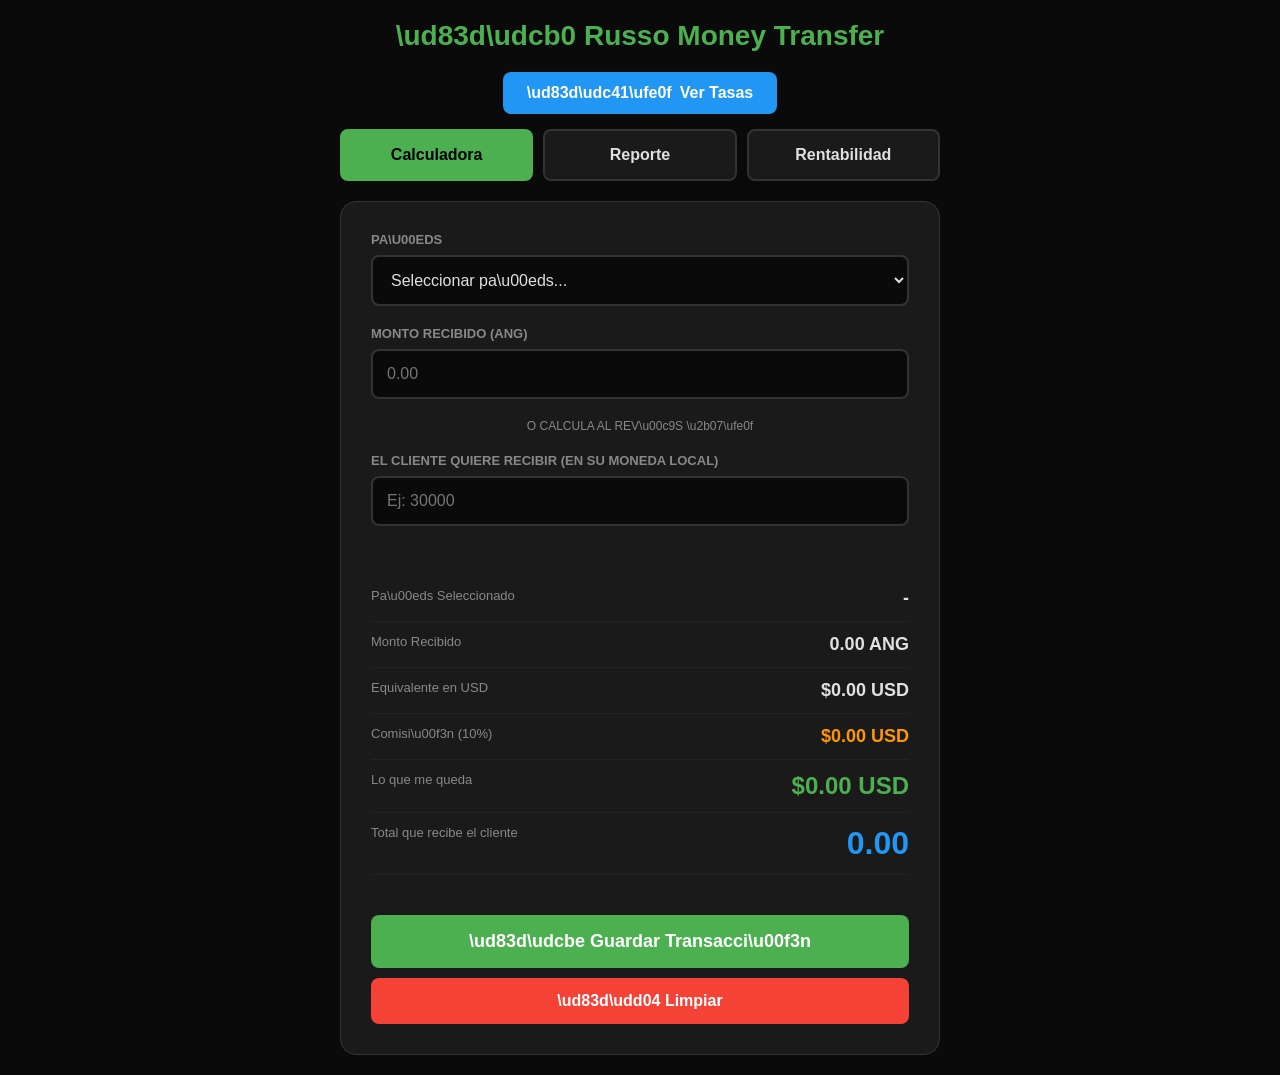
<file: Index.html>
<!DOCTYPE html>
<html lang="es">
<head>
    <meta charset="UTF-8">
    <meta name="viewport" content="width=device-width, initial-scale=1.0">
    <title>Russo Money Transfer - Calculadora</title>
    <style>
        * {
            margin: 0;
            padding: 0;
            box-sizing: border-box;
        }

        body {
            font-family: -apple-system, BlinkMacSystemFont, 'Segoe UI', Roboto, sans-serif;
            background: #0a0a0a;
            color: #e0e0e0;
            padding: 20px;
            min-height: 100vh;
        }

        .container {
            max-width: 600px;
            margin: 0 auto;
        }

        .tasas-header {
            background: #1a1a1a;
            border: 2px solid #4CAF50;
            border-radius: 12px;
            padding: 20px;
            margin-bottom: 20px;
            display: grid;
            grid-template-columns: repeat(auto-fit, minmax(150px, 1fr));
            gap: 15px;
        }

        .tasa-item {
            display: flex;
            flex-direction: column;
        }

        .tasa-item label {
            color: #888;
            font-size: 11px;
            margin-bottom: 5px;
            text-transform: uppercase;
            font-weight: 600;
        }

        .tasa-item input {
            width: 100%;
            padding: 10px;
            background: #0a0a0a;
            border: 2px solid #333;
            border-radius: 6px;
            color: #4CAF50;
            font-size: 16px;
            font-weight: 700;
            text-align: center;
        }

        .tasa-item input:focus {
            outline: none;
            border-color: #4CAF50;
        }

        .tabs {
            display: flex;
            gap: 10px;
            margin-bottom: 20px;
        }

        .tab {
            flex: 1;
            padding: 15px;
            background: #1a1a1a;
            border: 2px solid #333;
            border-radius: 8px;
            cursor: pointer;
            text-align: center;
            font-weight: 600;
            transition: all 0.3s;
        }

        .tab:hover {
            border-color: #4CAF50;
        }

        .tab.active {
            background: #4CAF50;
            border-color: #4CAF50;
            color: #000;
        }

        .tab-content {
            display: none;
        }

        .tab-content.active {
            display: block;
        }

        .calculator {
            background: #1a1a1a;
            padding: 30px;
            border-radius: 16px;
            border: 1px solid #333;
        }

        .input-group {
            margin-bottom: 20px;
        }

        .input-group label {
            display: block;
            color: #888;
            margin-bottom: 8px;
            font-size: 13px;
            text-transform: uppercase;
            font-weight: 600;
        }

        .input-group input,
        .input-group select {
            width: 100%;
            padding: 14px;
            background: #0a0a0a;
            border: 2px solid #333;
            border-radius: 8px;
            color: #e0e0e0;
            font-size: 16px;
        }

        .input-group input:focus,
        .input-group select:focus {
            outline: none;
            border-color: #4CAF50;
        }

        .results {
            margin-top: 30px;
            padding: 20px 0;
        }

        .result-item {
            display: flex;
            justify-content: space-between;
            padding: 12px 0;
            border-bottom: 1px solid #222;
        }

        .result-label {
            color: #888;
            font-size: 13px;
        }

        .result-value {
            color: #e0e0e0;
            font-size: 18px;
            font-weight: 600;
        }

        .result-value.commission {
            color: #FF9800;
        }

        .result-value.highlight {
            color: #4CAF50;
            font-size: 24px;
        }

        .result-value.payout {
            color: #2196F3;
            font-size: 32px;
        }

        .btn-save {
            width: 100%;
            padding: 16px;
            background: #4CAF50;
            color: white;
            border: none;
            border-radius: 8px;
            font-size: 18px;
            font-weight: 600;
            cursor: pointer;
            margin-top: 20px;
            transition: background 0.3s;
        }

        .btn-save:hover {
            background: #45a049;
        }

        .btn-clear {
            width: 100%;
            padding: 14px;
            background: #f44336;
            color: white;
            border: none;
            border-radius: 8px;
            font-size: 16px;
            font-weight: 600;
            cursor: pointer;
            margin-top: 10px;
            transition: background 0.3s;
        }

        .btn-clear:hover {
            background: #d32f2f;
        }

        .btn-clear-data {
            width: 100%;
            padding: 12px;
            background: #f44336;
            color: white;
            border: none;
            border-radius: 8px;
            font-size: 14px;
            font-weight: 600;
            cursor: pointer;
            margin-top: 20px;
        }

        .btn-clear-data:hover {
            background: #d32f2f;
        }

        .btn-toggle-tasas {
            padding: 12px 24px;
            background: #2196F3;
            color: white;
            border: none;
            border-radius: 8px;
            font-size: 16px;
            font-weight: 600;
            cursor: pointer;
            transition: background 0.3s;
            display: inline-flex;
            align-items: center;
            gap: 8px;
        }

        .btn-toggle-tasas:hover {
            background: #1976D2;
        }

        /* Modal */
        .modal {
            display: none;
            position: fixed;
            top: 0;
            left: 0;
            width: 100%;
            height: 100%;
            background: rgba(0,0,0,0.9);
            z-index: 1000;
            overflow-y: auto;
            align-items: center;
            justify-content: center;
        }

        .modal-content {
            background: #1a1a1a;
            margin: 50px auto;
            padding: 30px;
            border-radius: 12px;
            max-width: 500px;
            border: 1px solid #333;
            position: relative;
        }

        .close-modal {
            position: absolute;
            top: 15px;
            right: 20px;
            font-size: 30px;
            cursor: pointer;
            color: #888;
        }

        .close-modal:hover {
            color: #fff;
        }

        .modal h2 {
            color: #4CAF50;
            margin-bottom: 10px;
        }

        /* Reportes */
        .report-section {
            background: #1a1a1a;
            border: 1px solid #333;
            border-radius: 16px;
            padding: 30px;
        }

        .report-header {
            display: flex;
            justify-content: space-between;
            align-items: center;
            margin-bottom: 30px;
            flex-wrap: wrap;
            gap: 15px;
        }

        .report-header h2 {
            color: #4CAF50;
            font-size: 24px;
        }

        .date-filter {
            display: flex;
            gap: 10px;
            flex-wrap: wrap;
        }

        .date-filter input {
            padding: 10px;
            background: #0a0a0a;
            border: 2px solid #333;
            border-radius: 6px;
            color: #fff;
            font-size: 14px;
        }

        .stats-grid {
            display: grid;
            grid-template-columns: repeat(auto-fit, minmax(200px, 1fr));
            gap: 15px;
            margin-bottom: 30px;
        }

        .stat-card {
            background: #0a0a0a;
            padding: 20px;
            border-radius: 10px;
            border: 1px solid #333;
        }

        .stat-label {
            color: #888;
            font-size: 13px;
            margin-bottom: 8px;
            text-transform: uppercase;
        }

        .stat-value {
            color: #4CAF50;
            font-size: 32px;
            font-weight: 700;
        }

        .transactions-list {
            margin-top: 20px;
        }

        .transaction-item {
            background: #0a0a0a;
            padding: 15px;
            border-radius: 8px;
            margin-bottom: 10px;
            border: 1px solid #333;
            display: flex;
            justify-content: space-between;
            align-items: center;
        }

        .transaction-info {
            flex: 1;
        }

        .transaction-date {
            color: #888;
            font-size: 12px;
        }

        .transaction-country {
            color: #fff;
            font-size: 16px;
            font-weight: 600;
            margin: 5px 0;
        }

        .transaction-amount {
            color: #2196F3;
            font-size: 14px;
        }

        .transaction-profit {
            color: #4CAF50;
            font-size: 20px;
            font-weight: 700;
            text-align: right;
        }

        .no-data {
            text-align: center;
            padding: 40px;
            color: #666;
        }

        @media (max-width: 600px) {
            .result-value.payout {
                font-size: 24px;
            }
        }
    </style>
</head>
<body>
    <div class="container">
        <h1 style="color: #4CAF50; text-align: center; margin-bottom: 20px; font-size: 28px;">\ud83d\udcb0 Russo Money Transfer</h1>

        <!-- BOT\u00d3N TOGGLE TASAS -->
        <div style="text-align: center; margin-bottom: 15px;">
            <button class="btn-toggle-tasas" onclick="toggleTasas()">
                <span id="toggleIcon">\ud83d\udc41\ufe0f</span> <span id="toggleText">Ver Tasas</span>
            </button>
        </div>

        <!-- HEADER CON TASAS -->
        <div class="tasas-header" id="tasasHeader" style="display: none;">
            <div class="tasa-item">
                <label>Tasa Venezuela (Bs)</label>
                <input type="number" id="tasaVenezuela" step="0.01" value="0" onchange="guardarTasas()">
            </div>
            <div class="tasa-item">
                <label>Tasa Colombia (COP)</label>
                <input type="number" id="tasaColombia" step="0.01" value="0" onchange="guardarTasas()">
            </div>
            <div class="tasa-item">
                <label>Tasa Rep. Dom. (DOP)</label>
                <input type="number" id="tasaDominicana" step="0.01" value="0" onchange="guardarTasas()">
            </div>
        </div>

        <!-- PESTA\u00d1AS -->
        <div class="tabs">
            <div class="tab active" onclick="cambiarPesta\u00f1a('calculadora')">Calculadora</div>
            <div class="tab" onclick="cambiarPesta\u00f1a('reporte')">Reporte</div>
            <div class="tab" onclick="cambiarPesta\u00f1a('rentabilidad')">Rentabilidad</div>
        </div>

        <!-- PESTA\u00d1A CALCULADORA -->
        <div id="calculadora" class="tab-content active">
            <div class="calculator">
                <!-- INPUTS -->
                <div class="input-group">
                    <label>Pa\u00eds</label>
                    <select id="pais">
                        <option value="">Seleccionar pa\u00eds...</option>
                        <option value="Venezuela">Venezuela</option>
                        <option value="Colombia">Colombia</option>
                        <option value="Rep\u00fablica Dominicana">Rep\u00fablica Dominicana</option>
                        <option value="Otro">Otro (USD a USD)</option>
                    </select>
                </div>

                <div class="input-group">
                    <label>Monto Recibido (ANG)</label>
                    <input type="number" id="montoANG" placeholder="0.00" step="0.01" min="0">
                </div>

                <!-- CALCULADORA INVERSA -->
                <div style="text-align: center; margin: 20px 0;">
                    <div style="color: #888; font-size: 12px; margin-bottom: 10px;">O CALCULA AL REV\u00c9S \u2b07\ufe0f</div>
                </div>

                <div class="input-group">
                    <label>El cliente quiere recibir (en su moneda local)</label>
                    <input type="number" id="montoRecibir" placeholder="Ej: 30000" step="0.01" min="0" oninput="calcularInverso()">
                </div>

                <div class="input-group" id="montoDebePayarGroup" style="display: none;">
                    <label>\ud83d\udcb5 El cliente debe pagar</label>
                    <input type="text" id="montoDebePagar" readonly style="background: #1a3a1a; color: #4CAF50; font-size: 20px; font-weight: 700; text-align: center;">
                </div>

                <!-- RESULTADOS -->
                <div class="results">
                    <div class="result-item">
                        <div class="result-label">Pa\u00eds Seleccionado</div>
                        <div class="result-value" id="paisMostrar">-</div>
                    </div>

                    <div class="result-item">
                        <div class="result-label">Monto Recibido</div>
                        <div class="result-value"><span id="montoMostrar">0.00</span> ANG</div>
                    </div>

                    <div class="result-item">
                        <div class="result-label">Equivalente en USD</div>
                        <div class="result-value">$<span id="usdMostrar">0.00</span> USD</div>
                    </div>

                    <div class="result-item">
                        <div class="result-label">Comisi\u00f3n (10%)</div>
                        <div class="result-value commission">$<span id="comisionMostrar">0.00</span> USD</div>
                    </div>

                    <div class="result-item">
                        <div class="result-label">Lo que me queda</div>
                        <div class="result-value highlight">$<span id="quedaMostrar">0.00</span> USD</div>
                    </div>

                    <div class="result-item">
                        <div class="result-label">Total que recibe el cliente</div>
                        <div class="result-value payout"><span id="totalCliente">0.00</span> <span id="monedaCliente"></span></div>
                    </div>
                </div>

                <button class="btn-save" onclick="mostrarOpcionesPago()">\ud83d\udcbe Guardar Transacci\u00f3n</button>
                <button class="btn-clear" onclick="limpiar()">\ud83d\udd04 Limpiar</button>
            </div>
        </div>

        <!-- PESTA\u00d1A REPORTE -->
        <div id="reporte" class="tab-content">
            <div class="report-section">
                <div class="report-header">
                    <h2>\ud83d\udcca Reportes</h2>
                    <div class="date-filter">
                        <input type="date" id="fechaInicio">
                        <input type="date" id="fechaFin">
                        <button class="btn-save" style="margin: 0; padding: 10px 20px; width: auto;" onclick="filtrarReporte()">Filtrar</button>
                    </div>
                </div>

                <!-- ESTAD\u00cdSTICAS -->
                <div class="stats-grid">
                    <div class="stat-card">
                        <div class="stat-label">Ganancia Hoy (USD)</div>
                        <div class="stat-value">$<span id="gananciaHoy">0.00</span></div>
                        <div style="color: #888; font-size: 14px; margin-top: 5px;"><span id="gananciaHoyANG">0.00</span> ANG</div>
                    </div>
                    <div class="stat-card">
                        <div class="stat-label">Ganancia Este Mes (USD)</div>
                        <div class="stat-value">$<span id="gananciaMes">0.00</span></div>
                        <div style="color: #888; font-size: 14px; margin-top: 5px;"><span id="gananciaMesANG">0.00</span> ANG</div>
                    </div>
                    <div class="stat-card">
                        <div class="stat-label">Cr\u00e9ditos Pendientes</div>
                        <div class="stat-value" style="color: #FF9800;"><span id="creditosPendientes">0</span></div>
                        <div style="color: #888; font-size: 14px; margin-top: 5px;">\ud83d\udcb0 <span id="montoCreditosANG">0.00</span> ANG</div>
                    </div>
                    <div class="stat-card">
                        <div class="stat-label">Total Transacciones</div>
                        <div class="stat-value"><span id="totalTransacciones">0</span></div>
                    </div>
                </div>

                <!-- LISTA DE TRANSACCIONES -->
                <h3 style="color: #4CAF50; margin-bottom: 15px;">Historial</h3>
                <div class="transactions-list" id="transaccionesList"></div>

                <button class="btn-clear-data" onclick="borrarTodo()">\ud83d\uddd1\ufe0f Borrar Todos los Datos</button>
            </div>
        </div>

        <!-- PESTA\u00d1A RENTABILIDAD -->
        <div id="rentabilidad" class="tab-content">
            <div class="report-section">
                <h2 style="color: #4CAF50; margin-bottom: 20px;">\ud83d\udcc8 Rentabilidad por D\u00eda</h2>
                
                <div class="stats-grid" style="margin-bottom: 30px;">
                    <div class="stat-card">
                        <div class="stat-label">Mejor D\u00eda del Mes</div>
                        <div class="stat-value" style="color: #4CAF50;">$<span id="mejorDia">0.00</span></div>
                        <div style="color: #888; font-size: 14px; margin-top: 5px;"><span id="fechaMejorDia">-</span></div>
                    </div>
                    <div class="stat-card">
                        <div class="stat-label">Promedio Diario</div>
                        <div class="stat-value">$<span id="promedioDiario">0.00</span></div>
                    </div>
                    <div class="stat-card">
                        <div class="stat-label">Total del Mes</div>
                        <div class="stat-value" style="color: #2196F3;">$<span id="totalMes">0.00</span></div>
                    </div>
                </div>

                <h3 style="color: #4CAF50; margin-bottom: 15px;">Desglose Diario</h3>
                <div id="rentabilidadDiaria"></div>
            </div>
        </div>
    </div>

    <!-- Modal Opciones de Pago -->
    <div class="modal" id="opcionesPagoModal">
        <div class="modal-content">
            <span class="close-modal" onclick="cerrarModalPago()">&times;</span>
            <h2>\ud83d\udcb0 \u00bfC\u00f3mo se pag\u00f3 esta transacci\u00f3n?</h2>
            
            <div class="btn-group" style="margin-top: 20px; flex-direction: column;">
                <button class="btn btn-primary" onclick="guardarTransaccion('pagada')" style="width: 100%; margin-bottom: 10px; padding: 16px; background: #4CAF50; color: white; border: none; border-radius: 8px; font-size: 18px; font-weight: 600; cursor: pointer;">
                    \u2705 PAGADA (Cliente pag\u00f3)
                </button>
                <button class="btn" onclick="mostrarFormularioCredito()" style="width: 100%; background: #FF9800; color: white; padding: 16px; border: none; border-radius: 8px; font-size: 18px; font-weight: 600; cursor: pointer;">
                    \ud83d\udcb3 CR\u00c9DITO (Cliente debe pagar)
                </button>
            </div>
        </div>
    </div>

    <!-- Modal Formulario de Cr\u00e9dito -->
    <div class="modal" id="creditoModal">
        <div class="modal-content">
            <span class="close-modal" onclick="cerrarModalCredito()">&times;</span>
            <h2>\ud83d\udcb3 Datos del Cr\u00e9dito</h2
                                                                                                                                                                                                                                                                                                                                                                                                                                                                                                                                                                                                                                                                                                                                                                                                                                                                                                                                                                                                                                                                                                                                                                                                                                                                                                                                                                                                                                                                                                                                                                                                                                                                                                                                                                                                                                                                                                                                                                                                                                                                                                                                                                                                                                                                                                                                                                                                                                                                                                                                                                                                                                                                                                                                                                                                                                                                                                                                                                                                                                                                                                                                                                                                                                                                                                                                                                                                                                                                                                                                                                                                                                                                                                                                                                                                                                                                                                                                                                                                                                                                                                                                                                                                                                                                                                                                                                                                                                                                                                                                                                                                                                                                                                                                                                                                                                                                                                                                                                                                                                                                                                                                                                                                                                                                                                                                                                                                                                                                                                                                                                                                                                                                                                                                                                                                                                                                                                                                                                                                                                                                                                                                                                                                                                                                                                                                                                                                                                                                                                                                                                                                                                                                                                                                                                                                                                                                                                                                                                                                                                                                                                                                                                                                                                                                                                                                                                                                                                                                                                                                                                                                                                                                                                                                                                                                                                                                                                                                                                                                                                                                                                                                                                                                                                                                                                                                                                                                                                                                                                                                                                                                                                                                                                                                                                                                                                                                                                                                                                                                                                                                                                                                                                                                                                                                                                                                                                                                                                                                                                                                                                                                                                                                                                                                                                                                                                                                                                                                                                                                                                                                                                                                                                                                                                                                                                                                                                                                                                                                                                                                                                                                                                                                                                                                                                                                                                                                                                                                                                                                                                                                                                                                                                                                                                                                                                                                                                                                                                                                                                                                                                                                                                                                                                                                                                                                                                                                                                                                                                                                                                                                                                                                                                                                                                                                                                                                                                                                                                                                                                                                                                                                                                                                                                                                                                                                                                                                                                                                                                                                                                                                                                                                                                                                                                                                                                                                                                                                                                                                                                                                                                                                                                                                                                                                                                                                                                                                                                                                                                                                                                                                                                                                                                                                                                                                                                                                                                                                                                                                                                                                                                                                                                                                                                                                                                                                                                                                                                                                                                                                                                                                                                                                                                                                                                                                                                                                                                                                                                                                                                                                                                                                                                                                                                                                                                                                                                                                                                                                                                                                                                                                                                                                                                                                                                                                                                                                                                                                                                                                                                                                                                                                                                                                                                                                                                                                                                                                                                                                                                                                                                                                                                                                                                                                                                                                                                                                                                                                                                                                                                                                                                                                                                                                                                                                                                                                                                                                                                                                                                                                                                                                                                                                                                                                                                                                                                                                                                                                                                                                                                                                                                                                                                                                                                                                                                                                                                                                                                                                                                                                                                                                                                                                                                                                                                                                                                                                                                                                                                                                                                                                                                                                                                                                                                                                                                                                                                                                                                                                                                                                                                                                                                                                                                                                                                                                                                                                                                                                                                                                                                                                                                                                                                                                                                                                                                                                                                                                                                                                                                                                                                                                                                                                                                                                                                                                                                                                                                                                                                                                                                                                                                                                                                                                                                                                                                                                                                                                                                                                                                                                                                                                                                                                                                                                                                                                                                                                                                                                                                                                                                                                                                                                                                                                                                                                                                                                                                                                                                                                                                                                                                                                                                                                                                                                                                                                                                                                                                                                                                                                                                                                                                                                                                                                                                                                                                                                                                                                                                                                                                                                                                                                                                                                                                                                                                                                                                                                                                                                                                                                                                                                                                                                                                                                                                                                                                                                                                                                                                                                                                                                                                                                                                                                                                                                                                                                                                                                                                                                                                                                                                                                                                                                                                                                                                                                                                                                                                                                                                                                                                                                                                                                                                                                                                                                                                                                                                                                                                                                                                                                                                                                                                                                                                                                                                                                                                                                                                                                                                                                                                                                                                                                                                                                                                                                                                                                                                                                                                                                                                                                                                                                                                                                                                                                                                                                                                                                                                                                                                                                                                                                                                                                                                                                                                                                                                                                                                                                                                                                                                                                                                                                                                                                                                                                                                                                                                                                                                                                                                                                                                                                                                                                                                                                                                                                                                                                                                                                                                                                                                                                                                                                                                                                                                                                                                                                                                                                                                                                                                                                                                                                                                                                                                                                                                                                                                                                                                                                                                                                                                                                                                                                                                                                                                                                                                                                                                                                                                                                                                                                                                                                                                                                                                                                                                                                                                                                                                                                                                                                                                                                                                                                                                                                                                                                                                                                                                                                                                                                                                                                                                                                                                                                                                                                                                                                                                                                                                                                                                                                                                                                                                                                                                                                                                                                                                                                                                                                                                                                                                                                                                                                                                                                                                                                                                                                                                                                                                                                                                                                                                                                                                                                                                                                                                                                                                                                                                                                                                                                                                                                                                                                                                                                                                                                                                                                                                                                                                                                                                                                                                                                                                                                                                                                                                                                                                                                                                                                                                                                                                                                                                                                                                                                                                                                                                                                                                                                                                                                                                                                                                                                                                                                                                                                                                                                                                                                                                                                                                                                                                                                                                                                                                                                                                                                                                                                                                                                                                                                                                                                                                                                                                                                                                                                                                                                                                                                                                                                                                                                                                                                                                                                                                                                                                                                                                                                                                                                                                                                                                                                                                                                                                                                                                                                                                                                                                                                                                                                                                                                                                                                                                                                                                                                                                                                                                                                                                                                                                                                                                                                                                                                                                                                                                                                                                                                                                                                                                                                                                                                                                                                                                                                                                                                                                                                                                                                                                                                                                                                                                                                                                                                                                                                                                                                                                                                                                                                                                                                                                                                                                                                                                                                                                                                                                                                                                                                                                                                                                                                                                                                                                                                                                                                                                                                                                                                                                                                                                                                                                                                                                                                                                                                                                                                                                                                                                                                                                                                                                                                                                                                                                                                                                                                                                                                                                                                                                                                                                                                                                                                                                                                                                                                                                                                                                                                                                                                                                                                                                                                                                                                                                                                                                                                                                                                                                                                                                                                                                                                                                                                                                                                                                                                                                                                                                                                                                                                                                                                                                                                                                                                                                                                                                                                                                                                                                                                                                                                                                                                                                                                                                                                                                                                                                                                                                                                                                                                                                                                                                                                                                                                                                                                                                                                                                                                                                                                                                                                                                                                                                                                                                                                                                                                                                                                                                                                                                                                                                                                                                                                                                                                                                                                                                                                                                                                                                                                                                                                                                                                                                                                                                                                                                                                                                                                                                                                                                                                                                                                                                                                                                                                                                                                                                                                                                                                                                                                                                                                                                                                                                                                                                                                                                                                                                                                                                                                                                                                                                                                                                                                                                                                                                                                                                                                                                                                                                                                                                                                                                                                                                                                                                                                                                                                                                                                                                                                                                                                                                                                                                                                                                                                                                                                                                                                                                                                                                                                                                                                                                                                                                                                                                                                                                                                                                                                                                                                                                
</file>
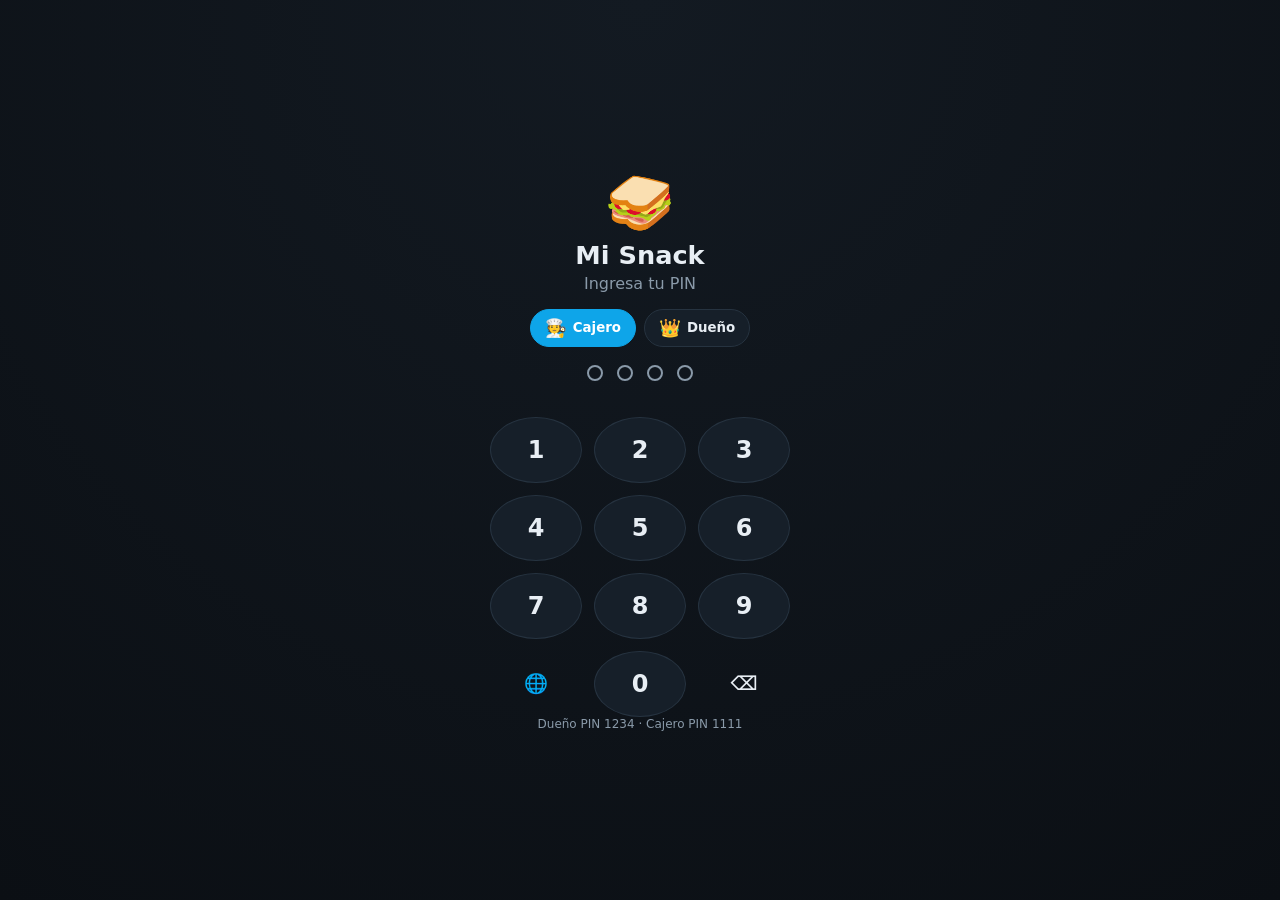
<file: pos/index.html>
<!DOCTYPE html>
<html lang="es" data-theme="dark">
<head>
  <meta charset="UTF-8" />
  <meta name="viewport" content="width=device-width, initial-scale=1.0, maximum-scale=1.0, user-scalable=no, viewport-fit=cover" />
  <title>Snack POS · Curaçao</title>
  <meta name="description" content="Punto de venta e inventario liviano para snacks, bares y restaurantes de Curaçao" />
  <meta name="theme-color" content="#0ea5e9" />
  <meta name="mobile-web-app-capable" content="yes" />
  <meta name="apple-mobile-web-app-capable" content="yes" />
  <meta name="apple-mobile-web-app-status-bar-style" content="black-translucent" />
  <meta name="apple-mobile-web-app-title" content="Snack POS" />
  <link rel="manifest" href="manifest.json" />
  <link rel="icon" href="data:image/svg+xml,%3Csvg xmlns='http://www.w3.org/2000/svg' viewBox='0 0 100 100'%3E%3Ctext y='.9em' font-size='90'%3E🥪%3C/text%3E%3C/svg%3E" />
  <link rel="apple-touch-icon" href="data:image/svg+xml,%3Csvg xmlns='http://www.w3.org/2000/svg' viewBox='0 0 100 100'%3E%3Crect width='100' height='100' rx='22' fill='%230ea5e9'/%3E%3Ctext x='50' y='72' font-size='60' text-anchor='middle'%3E🥪%3C/text%3E%3C/svg%3E" />
  <link rel="stylesheet" href="css/styles.css" />
</head>
<body>
  <div id="app"><div class="boot">🥪</div></div>
  <script type="module" src="js/app.js"></script>
  <script>
    if ('serviceWorker' in navigator) {
      window.addEventListener('load', () => navigator.serviceWorker.register('sw.js').catch(() => {}));
    }
  </script>
</body>
</html>
</file>
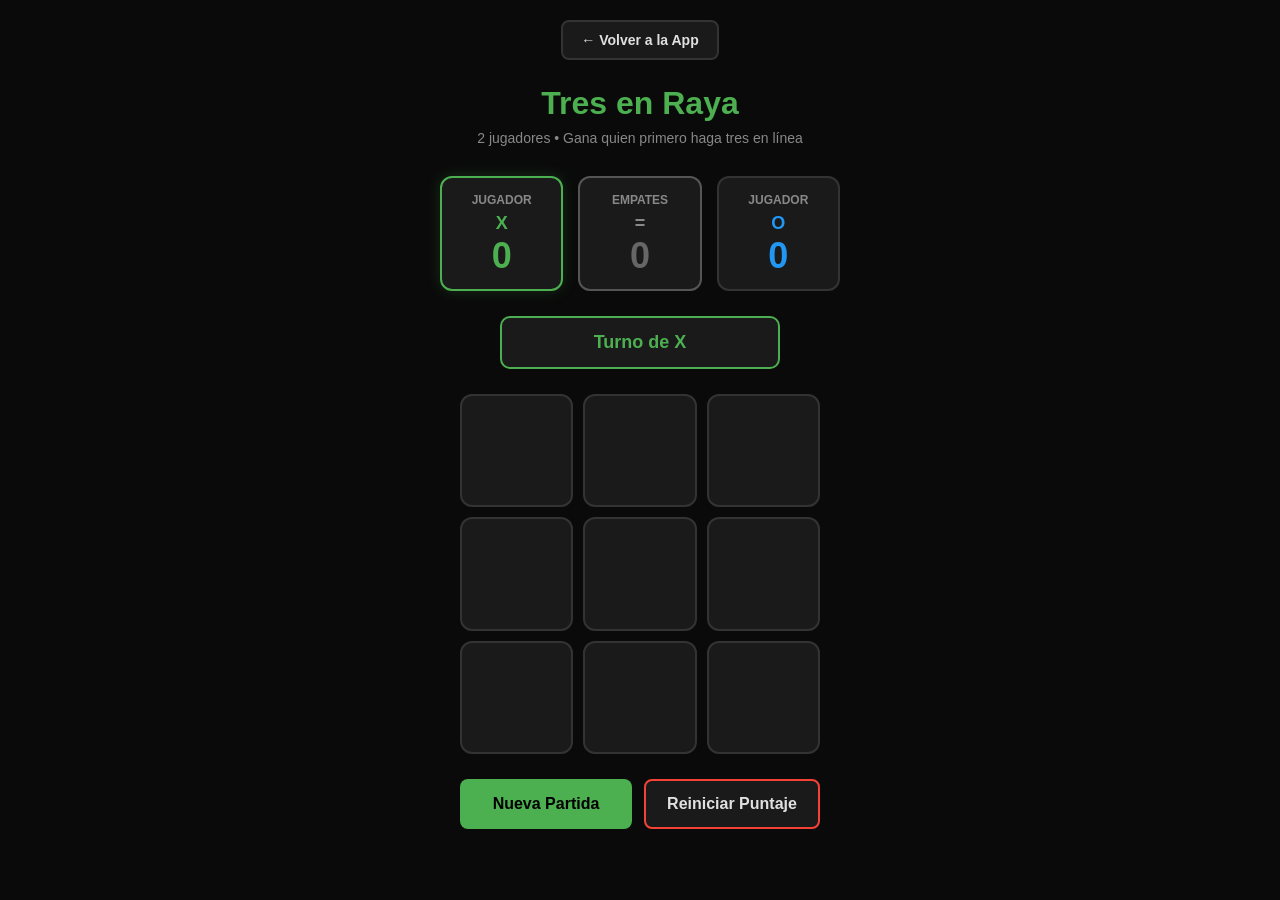
<file: game.html>
<!DOCTYPE html>
<html lang="es">
<head>
    <meta charset="UTF-8">
    <meta name="viewport" content="width=device-width, initial-scale=1.0">
    <title>Tres en Raya - Russo Money</title>
    <meta name="theme-color" content="#4CAF50">
    <style>
        * {
            margin: 0;
            padding: 0;
            box-sizing: border-box;
        }

        body {
            font-family: -apple-system, BlinkMacSystemFont, 'Segoe UI', Roboto, sans-serif;
            background: #0a0a0a;
            color: #e0e0e0;
            min-height: 100vh;
            display: flex;
            flex-direction: column;
            align-items: center;
            padding: 20px;
        }

        .header {
            text-align: center;
            margin-bottom: 30px;
        }

        .header h1 {
            color: #4CAF50;
            font-size: 32px;
            margin-bottom: 8px;
        }

        .header p {
            color: #888;
            font-size: 14px;
        }

        .back-btn {
            display: inline-flex;
            align-items: center;
            gap: 6px;
            padding: 10px 18px;
            background: #1a1a1a;
            border: 2px solid #333;
            border-radius: 8px;
            color: #e0e0e0;
            text-decoration: none;
            font-size: 14px;
            font-weight: 600;
            margin-bottom: 25px;
            transition: border-color 0.2s;
            cursor: pointer;
        }

        .back-btn:hover {
            border-color: #4CAF50;
            color: #4CAF50;
        }

        .scoreboard {
            display: flex;
            gap: 15px;
            margin-bottom: 25px;
            width: 100%;
            max-width: 400px;
        }

        .score-card {
            flex: 1;
            background: #1a1a1a;
            border: 2px solid #333;
            border-radius: 12px;
            padding: 15px;
            text-align: center;
            transition: border-color 0.3s;
        }

        .score-card.active-x {
            border-color: #4CAF50;
            box-shadow: 0 0 15px rgba(76, 175, 80, 0.2);
        }

        .score-card.active-o {
            border-color: #2196F3;
            box-shadow: 0 0 15px rgba(33, 150, 243, 0.2);
        }

        .score-card.draw-card {
            border-color: #555;
        }

        .score-label {
            font-size: 12px;
            color: #888;
            text-transform: uppercase;
            font-weight: 600;
            margin-bottom: 6px;
        }

        .score-player {
            font-size: 18px;
            font-weight: 700;
            margin-bottom: 4px;
        }

        .score-player.x { color: #4CAF50; }
        .score-player.o { color: #2196F3; }
        .score-player.draw { color: #888; }

        .score-number {
            font-size: 36px;
            font-weight: 700;
            line-height: 1;
        }

        .score-number.x { color: #4CAF50; }
        .score-number.o { color: #2196F3; }
        .score-number.draw { color: #666; }

        .status-bar {
            background: #1a1a1a;
            border: 2px solid #333;
            border-radius: 10px;
            padding: 14px 28px;
            margin-bottom: 25px;
            font-size: 18px;
            font-weight: 600;
            text-align: center;
            min-width: 280px;
            transition: all 0.3s;
        }

        .status-bar.turn-x { border-color: #4CAF50; color: #4CAF50; }
        .status-bar.turn-o { border-color: #2196F3; color: #2196F3; }
        .status-bar.win-x { border-color: #4CAF50; background: #0d2a0d; color: #4CAF50; }
        .status-bar.win-o { border-color: #2196F3; background: #0a1929; color: #2196F3; }
        .status-bar.draw { border-color: #888; color: #aaa; }

        .board {
            display: grid;
            grid-template-columns: repeat(3, 1fr);
            gap: 10px;
            margin-bottom: 25px;
            width: 100%;
            max-width: 360px;
        }

        .cell {
            aspect-ratio: 1;
            background: #1a1a1a;
            border: 2px solid #333;
            border-radius: 12px;
            display: flex;
            align-items: center;
            justify-content: center;
            font-size: 56px;
            font-weight: 700;
            cursor: pointer;
            transition: all 0.15s;
            user-select: none;
            position: relative;
            overflow: hidden;
        }

        .cell:hover:not(.taken) {
            background: #222;
            border-color: #555;
            transform: scale(1.03);
        }

        .cell.taken {
            cursor: default;
        }

        .cell.x-mark {
            color: #4CAF50;
        }

        .cell.o-mark {
            color: #2196F3;
        }

        .cell.winning {
            border-color: #FFD700;
            background: #1a1800;
            animation: pulse-win 0.6s ease-in-out infinite alternate;
        }

        .cell.winning.x-mark {
            background: #0d2a0d;
            border-color: #4CAF50;
        }

        .cell.winning.o-mark {
            background: #0a1929;
            border-color: #2196F3;
        }

        @keyframes pulse-win {
            from { transform: scale(1); }
            to { transform: scale(1.06); }
        }

        @keyframes pop-in {
            0% { transform: scale(0) rotate(-15deg); opacity: 0; }
            70% { transform: scale(1.15) rotate(5deg); }
            100% { transform: scale(1) rotate(0deg); opacity: 1; }
        }

        .cell .mark {
            display: inline-block;
            animation: pop-in 0.25s ease-out forwards;
        }

        .buttons {
            display: flex;
            gap: 12px;
            width: 100%;
            max-width: 360px;
        }

        .btn {
            flex: 1;
            padding: 14px;
            border: none;
            border-radius: 8px;
            font-size: 16px;
            font-weight: 600;
            cursor: pointer;
            transition: all 0.2s;
        }

        .btn-new {
            background: #4CAF50;
            color: #000;
        }

        .btn-new:hover {
            background: #45a049;
            transform: translateY(-1px);
        }

        .btn-reset {
            background: #1a1a1a;
            color: #e0e0e0;
            border: 2px solid #f44336;
        }

        .btn-reset:hover {
            background: #2a0a0a;
            transform: translateY(-1px);
        }

        .confetti-container {
            position: fixed;
            top: 0;
            left: 0;
            width: 100%;
            height: 100%;
            pointer-events: none;
            z-index: 9999;
        }

        .confetti-piece {
            position: absolute;
            width: 10px;
            height: 10px;
            border-radius: 2px;
            animation: confetti-fall 2.5s ease-in forwards;
        }

        @keyframes confetti-fall {
            0% {
                transform: translateY(-20px) rotate(0deg);
                opacity: 1;
            }
            100% {
                transform: translateY(100vh) rotate(720deg);
                opacity: 0;
            }
        }

        @media (max-width: 420px) {
            .cell { font-size: 42px; }
            .header h1 { font-size: 26px; }
        }
    </style>
</head>
<body>

    <a class="back-btn" href="index.html">&#8592; Volver a la App</a>

    <div class="header">
        <h1>Tres en Raya</h1>
        <p>2 jugadores &bull; Gana quien primero haga tres en línea</p>
    </div>

    <!-- Marcador -->
    <div class="scoreboard">
        <div class="score-card active-x" id="cardX">
            <div class="score-label">Jugador</div>
            <div class="score-player x">X</div>
            <div class="score-number x" id="scoreX">0</div>
        </div>
        <div class="score-card draw-card" id="cardDraw">
            <div class="score-label">Empates</div>
            <div class="score-player draw">=</div>
            <div class="score-number draw" id="scoreDraw">0</div>
        </div>
        <div class="score-card" id="cardO">
            <div class="score-label">Jugador</div>
            <div class="score-player o">O</div>
            <div class="score-number o" id="scoreO">0</div>
        </div>
    </div>

    <!-- Estado del juego -->
    <div class="status-bar turn-x" id="statusBar">Turno de X</div>

    <!-- Tablero -->
    <div class="board" id="board">
        <div class="cell" onclick="handleClick(0)"></div>
        <div class="cell" onclick="handleClick(1)"></div>
        <div class="cell" onclick="handleClick(2)"></div>
        <div class="cell" onclick="handleClick(3)"></div>
        <div class="cell" onclick="handleClick(4)"></div>
        <div class="cell" onclick="handleClick(5)"></div>
        <div class="cell" onclick="handleClick(6)"></div>
        <div class="cell" onclick="handleClick(7)"></div>
        <div class="cell" onclick="handleClick(8)"></div>
    </div>

    <!-- Botones -->
    <div class="buttons">
        <button class="btn btn-new" onclick="newGame()">Nueva Partida</button>
        <button class="btn btn-reset" onclick="resetScores()">Reiniciar Puntaje</button>
    </div>

    <script>
        const WIN_COMBOS = [
            [0,1,2],[3,4,5],[6,7,8], // filas
            [0,3,6],[1,4,7],[2,5,8], // columnas
            [0,4,8],[2,4,6]          // diagonales
        ];

        let board = Array(9).fill(null);
        let currentPlayer = 'X';
        let gameOver = false;
        let scores = { X: 0, O: 0, D: 0 };

        function handleClick(index) {
            if (gameOver || board[index]) return;

            board[index] = currentPlayer;
            renderCell(index);

            const result = checkResult();

            if (result === 'win') {
                gameOver = true;
                scores[currentPlayer]++;
                updateScores();
                updateStatus('win');
                showConfetti();
            } else if (result === 'draw') {
                gameOver = true;
                scores.D++;
                updateScores();
                updateStatus('draw');
            } else {
                currentPlayer = currentPlayer === 'X' ? 'O' : 'X';
                updateStatus('turn');
                updateActiveCard();
            }
        }

        function renderCell(index) {
            const cell = document.querySelectorAll('.cell')[index];
            cell.classList.add('taken', currentPlayer === 'X' ? 'x-mark' : 'o-mark');
            cell.innerHTML = `<span class="mark">${currentPlayer}</span>`;
        }

        function checkResult() {
            for (const combo of WIN_COMBOS) {
                const [a, b, c] = combo;
                if (board[a] && board[a] === board[b] && board[a] === board[c]) {
                    // Resaltar celdas ganadoras
                    combo.forEach(i => {
                        document.querySelectorAll('.cell')[i].classList.add('winning');
                    });
                    return 'win';
                }
            }
            if (board.every(cell => cell !== null)) return 'draw';
            return null;
        }

        function updateStatus(state) {
            const bar = document.getElementById('statusBar');
            bar.className = 'status-bar';

            if (state === 'turn') {
                bar.classList.add(currentPlayer === 'X' ? 'turn-x' : 'turn-o');
                bar.textContent = `Turno de ${currentPlayer}`;
            } else if (state === 'win') {
                bar.classList.add(currentPlayer === 'X' ? 'win-x' : 'win-o');
                bar.textContent = `¡Jugador ${currentPlayer} gana!`;
            } else if (state === 'draw') {
                bar.classList.add('draw');
                bar.textContent = '¡Empate!';
            }
        }

        function updateActiveCard() {
            document.getElementById('cardX').className = 'score-card' + (currentPlayer === 'X' ? ' active-x' : '');
            document.getElementById('cardO').className = 'score-card' + (currentPlayer === 'O' ? ' active-o' : '');
        }

        function updateScores() {
            document.getElementById('scoreX').textContent = scores.X;
            document.getElementById('scoreO').textContent = scores.O;
            document.getElementById('scoreDraw').textContent = scores.D;
            // Quitar borde activo al terminar la partida
            document.getElementById('cardX').className = 'score-card';
            document.getElementById('cardO').className = 'score-card';
        }

        function newGame() {
            board = Array(9).fill(null);
            gameOver = false;

            document.querySelectorAll('.cell').forEach(cell => {
                cell.className = 'cell';
                cell.innerHTML = '';
            });

            updateStatus('turn');
            updateActiveCard();
        }

        function resetScores() {
            if (!confirm('¿Reiniciar el marcador de puntajes?')) return;
            scores = { X: 0, O: 0, D: 0 };
            updateScores();
            newGame();
            currentPlayer = 'X';
            updateStatus('turn');
            updateActiveCard();
        }

        function showConfetti() {
            const colors = ['#4CAF50', '#2196F3', '#FFD700', '#FF9800', '#f44336', '#e91e63'];
            const container = document.createElement('div');
            container.className = 'confetti-container';
            document.body.appendChild(container);

            for (let i = 0; i < 60; i++) {
                setTimeout(() => {
                    const piece = document.createElement('div');
                    piece.className = 'confetti-piece';
                    piece.style.left = Math.random() * 100 + 'vw';
                    piece.style.top = '-20px';
                    piece.style.background = colors[Math.floor(Math.random() * colors.length)];
                    piece.style.animationDuration = (1.5 + Math.random() * 2) + 's';
                    piece.style.animationDelay = (Math.random() * 0.5) + 's';
                    piece.style.width = (8 + Math.random() * 8) + 'px';
                    piece.style.height = (8 + Math.random() * 8) + 'px';
                    container.appendChild(piece);
                }, i * 30);
            }

            setTimeout(() => container.remove(), 4000);
        }

        // Inicializar
        updateActiveCard();
    </script>
</body>
</html>
</file>
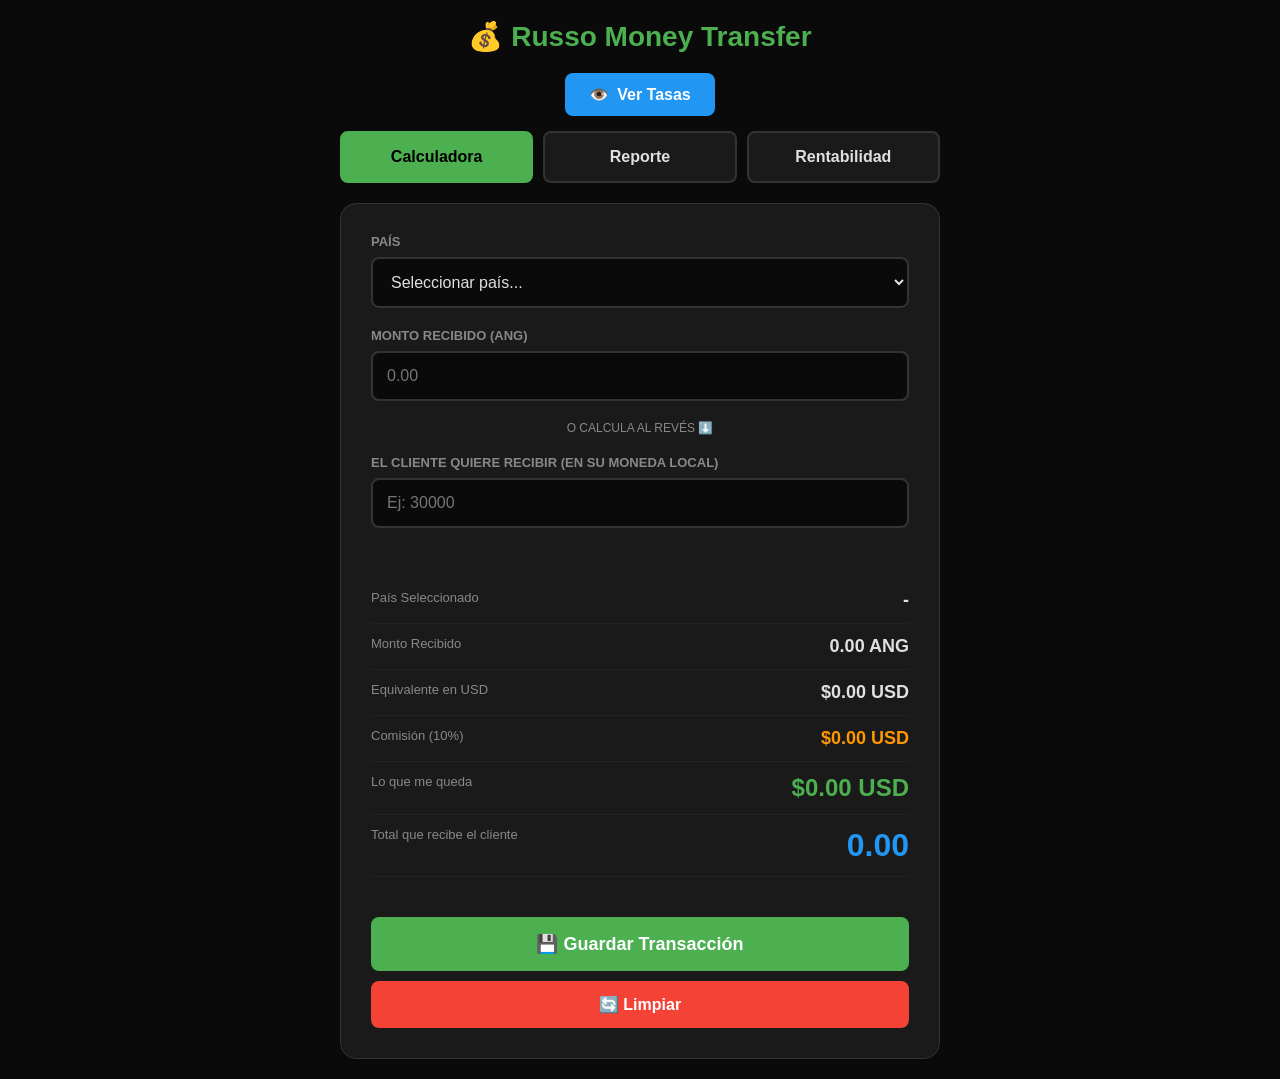
<file: index (2).html>
<!DOCTYPE html>
<html lang="es">
<head>
    <meta charset="UTF-8">
    <meta name="viewport" content="width=device-width, initial-scale=1.0">
    <title>Russo Money Transfer - Calculadora</title>
    <style>
        * {
            margin: 0;
            padding: 0;
            box-sizing: border-box;
        }

        body {
            font-family: -apple-system, BlinkMacSystemFont, 'Segoe UI', Roboto, sans-serif;
            background: #0a0a0a;
            color: #e0e0e0;
            padding: 20px;
            min-height: 100vh;
        }

        .container {
            max-width: 600px;
            margin: 0 auto;
        }

        .tasas-header {
            background: #1a1a1a;
            border: 2px solid #4CAF50;
            border-radius: 12px;
            padding: 20px;
            margin-bottom: 20px;
            display: grid;
            grid-template-columns: repeat(auto-fit, minmax(150px, 1fr));
            gap: 15px;
        }

        .tasa-item {
            display: flex;
            flex-direction: column;
        }

        .tasa-item label {
            color: #888;
            font-size: 11px;
            margin-bottom: 5px;
            text-transform: uppercase;
            font-weight: 600;
        }

        .tasa-item input {
            width: 100%;
            padding: 10px;
            background: #0a0a0a;
            border: 2px solid #333;
            border-radius: 6px;
            color: #4CAF50;
            font-size: 16px;
            font-weight: 700;
            text-align: center;
        }

        .tasa-item input:focus {
            outline: none;
            border-color: #4CAF50;
        }

        .tabs {
            display: flex;
            gap: 10px;
            margin-bottom: 20px;
        }

        .tab {
            flex: 1;
            padding: 15px;
            background: #1a1a1a;
            border: 2px solid #333;
            border-radius: 8px;
            cursor: pointer;
            text-align: center;
            font-weight: 600;
            transition: all 0.3s;
        }

        .tab:hover {
            border-color: #4CAF50;
        }

        .tab.active {
            background: #4CAF50;
            border-color: #4CAF50;
            color: #000;
        }

        .tab-content {
            display: none;
        }

        .tab-content.active {
            display: block;
        }

        .calculator {
            background: #1a1a1a;
            padding: 30px;
            border-radius: 16px;
            border: 1px solid #333;
        }

        .input-group {
            margin-bottom: 20px;
        }

        .input-group label {
            display: block;
            color: #888;
            margin-bottom: 8px;
            font-size: 13px;
            text-transform: uppercase;
            font-weight: 600;
        }

        .input-group input,
        .input-group select {
            width: 100%;
            padding: 14px;
            background: #0a0a0a;
            border: 2px solid #333;
            border-radius: 8px;
            color: #e0e0e0;
            font-size: 16px;
        }

        .input-group input:focus,
        .input-group select:focus {
            outline: none;
            border-color: #4CAF50;
        }

        .results {
            margin-top: 30px;
            padding: 20px 0;
        }

        .result-item {
            display: flex;
            justify-content: space-between;
            padding: 12px 0;
            border-bottom: 1px solid #222;
        }

        .result-label {
            color: #888;
            font-size: 13px;
        }

        .result-value {
            color: #e0e0e0;
            font-size: 18px;
            font-weight: 600;
        }

        .result-value.commission {
            color: #FF9800;
        }

        .result-value.highlight {
            color: #4CAF50;
            font-size: 24px;
        }

        .result-value.payout {
            color: #2196F3;
            font-size: 32px;
        }

        .btn-save {
            width: 100%;
            padding: 16px;
            background: #4CAF50;
            color: white;
            border: none;
            border-radius: 8px;
            font-size: 18px;
            font-weight: 600;
            cursor: pointer;
            margin-top: 20px;
            transition: background 0.3s;
        }

        .btn-save:hover {
            background: #45a049;
        }

        .btn-clear {
            width: 100%;
            padding: 14px;
            background: #f44336;
            color: white;
            border: none;
            border-radius: 8px;
            font-size: 16px;
            font-weight: 600;
            cursor: pointer;
            margin-top: 10px;
            transition: background 0.3s;
        }

        .btn-clear:hover {
            background: #d32f2f;
        }

        .btn-clear-data {
            width: 100%;
            padding: 12px;
            background: #f44336;
            color: white;
            border: none;
            border-radius: 8px;
            font-size: 14px;
            font-weight: 600;
            cursor: pointer;
            margin-top: 20px;
        }

        .btn-clear-data:hover {
            background: #d32f2f;
        }

        .btn-toggle-tasas {
            padding: 12px 24px;
            background: #2196F3;
            color: white;
            border: none;
            border-radius: 8px;
            font-size: 16px;
            font-weight: 600;
            cursor: pointer;
            transition: background 0.3s;
            display: inline-flex;
            align-items: center;
            gap: 8px;
        }

        .btn-toggle-tasas:hover {
            background: #1976D2;
        }

        /* Modal */
        .modal {
            display: none;
            position: fixed;
            top: 0;
            left: 0;
            width: 100%;
            height: 100%;
            background: rgba(0,0,0,0.9);
            z-index: 1000;
            overflow-y: auto;
            align-items: center;
            justify-content: center;
        }

        .modal-content {
            background: #1a1a1a;
            margin: 50px auto;
            padding: 30px;
            border-radius: 12px;
            max-width: 500px;
            border: 1px solid #333;
            position: relative;
        }

        .close-modal {
            position: absolute;
            top: 15px;
            right: 20px;
            font-size: 30px;
            cursor: pointer;
            color: #888;
        }

        .close-modal:hover {
            color: #fff;
        }

        .modal h2 {
            color: #4CAF50;
            margin-bottom: 10px;
        }

        /* Reportes */
        .report-section {
            background: #1a1a1a;
            border: 1px solid #333;
            border-radius: 16px;
            padding: 30px;
        }

        .report-header {
            display: flex;
            justify-content: space-between;
            align-items: center;
            margin-bottom: 30px;
            flex-wrap: wrap;
            gap: 15px;
        }

        .report-header h2 {
            color: #4CAF50;
            font-size: 24px;
        }

        .date-filter {
            display: flex;
            gap: 10px;
            flex-wrap: wrap;
        }

        .date-filter input {
            padding: 10px;
            background: #0a0a0a;
            border: 2px solid #333;
            border-radius: 6px;
            color: #fff;
            font-size: 14px;
        }

        .stats-grid {
            display: grid;
            grid-template-columns: repeat(auto-fit, minmax(200px, 1fr));
            gap: 15px;
            margin-bottom: 30px;
        }

        .stat-card {
            background: #0a0a0a;
            padding: 20px;
            border-radius: 10px;
            border: 1px solid #333;
        }

        .stat-label {
            color: #888;
            font-size: 13px;
            margin-bottom: 8px;
            text-transform: uppercase;
        }

        .stat-value {
            color: #4CAF50;
            font-size: 32px;
            font-weight: 700;
        }

        .transactions-list {
            margin-top: 20px;
        }

        .transaction-item {
            background: #0a0a0a;
            padding: 15px;
            border-radius: 8px;
            margin-bottom: 10px;
            border: 1px solid #333;
            display: flex;
            justify-content: space-between;
            align-items: center;
        }

        .transaction-info {
            flex: 1;
        }

        .transaction-date {
            color: #888;
            font-size: 12px;
        }

        .transaction-country {
            color: #fff;
            font-size: 16px;
            font-weight: 600;
            margin: 5px 0;
        }

        .transaction-amount {
            color: #2196F3;
            font-size: 14px;
        }

        .transaction-profit {
            color: #4CAF50;
            font-size: 20px;
            font-weight: 700;
            text-align: right;
        }

        .no-data {
            text-align: center;
            padding: 40px;
            color: #666;
        }

        @media (max-width: 600px) {
            .result-value.payout {
                font-size: 24px;
            }
        }
    </style>
</head>
<body>
    <div class="container">
        <h1 style="color: #4CAF50; text-align: center; margin-bottom: 20px; font-size: 28px;">💰 Russo Money Transfer</h1>

        <!-- BOTÓN TOGGLE TASAS -->
        <div style="text-align: center; margin-bottom: 15px;">
            <button class="btn-toggle-tasas" onclick="toggleTasas()">
                <span id="toggleIcon">👁️</span> <span id="toggleText">Ver Tasas</span>
            </button>
        </div>

        <!-- HEADER CON TASAS -->
        <div class="tasas-header" id="tasasHeader" style="display: none;">
            <div class="tasa-item">
                <label>Tasa Venezuela (Bs)</label>
                <input type="number" id="tasaVenezuela" step="0.01" value="0" onchange="guardarTasas()">
            </div>
            <div class="tasa-item">
                <label>Tasa Colombia (COP)</label>
                <input type="number" id="tasaColombia" step="0.01" value="0" onchange="guardarTasas()">
            </div>
            <div class="tasa-item">
                <label>Tasa Rep. Dom. (DOP)</label>
                <input type="number" id="tasaDominicana" step="0.01" value="0" onchange="guardarTasas()">
            </div>
        </div>

        <!-- PESTAÑAS -->
        <div class="tabs">
            <div class="tab active" onclick="cambiarPestaña('calculadora')">Calculadora</div>
            <div class="tab" onclick="cambiarPestaña('reporte')">Reporte</div>
            <div class="tab" onclick="cambiarPestaña('rentabilidad')">Rentabilidad</div>
        </div>

        <!-- PESTAÑA CALCULADORA -->
        <div id="calculadora" class="tab-content active">
            <div class="calculator">
                <!-- INPUTS -->
                <div class="input-group">
                    <label>País</label>
                    <select id="pais">
                        <option value="">Seleccionar país...</option>
                        <option value="Venezuela">Venezuela</option>
                        <option value="Colombia">Colombia</option>
                        <option value="República Dominicana">República Dominicana</option>
                        <option value="Otro">Otro (USD a USD)</option>
                    </select>
                </div>

                <div class="input-group">
                    <label>Monto Recibido (ANG)</label>
                    <input type="number" id="montoANG" placeholder="0.00" step="0.01" min="0">
                </div>

                <!-- CALCULADORA INVERSA -->
                <div style="text-align: center; margin: 20px 0;">
                    <div style="color: #888; font-size: 12px; margin-bottom: 10px;">O CALCULA AL REVÉS ⬇️</div>
                </div>

                <div class="input-group">
                    <label>El cliente quiere recibir (en su moneda local)</label>
                    <input type="number" id="montoRecibir" placeholder="Ej: 30000" step="0.01" min="0" oninput="calcularInverso()">
                </div>

                <div class="input-group" id="montoDebePayarGroup" style="display: none;">
                    <label>💵 El cliente debe pagar</label>
                    <input type="text" id="montoDebePagar" readonly style="background: #1a3a1a; color: #4CAF50; font-size: 20px; font-weight: 700; text-align: center;">
                </div>

                <!-- RESULTADOS -->
                <div class="results">
                    <div class="result-item">
                        <div class="result-label">País Seleccionado</div>
                        <div class="result-value" id="paisMostrar">-</div>
                    </div>

                    <div class="result-item">
                        <div class="result-label">Monto Recibido</div>
                        <div class="result-value"><span id="montoMostrar">0.00</span> ANG</div>
                    </div>

                    <div class="result-item">
                        <div class="result-label">Equivalente en USD</div>
                        <div class="result-value">$<span id="usdMostrar">0.00</span> USD</div>
                    </div>

                    <div class="result-item">
                        <div class="result-label">Comisión (10%)</div>
                        <div class="result-value commission">$<span id="comisionMostrar">0.00</span> USD</div>
                    </div>

                    <div class="result-item">
                        <div class="result-label">Lo que me queda</div>
                        <div class="result-value highlight">$<span id="quedaMostrar">0.00</span> USD</div>
                    </div>

                    <div class="result-item">
                        <div class="result-label">Total que recibe el cliente</div>
                        <div class="result-value payout"><span id="totalCliente">0.00</span> <span id="monedaCliente"></span></div>
                    </div>
                </div>

                <button class="btn-save" onclick="mostrarOpcionesPago()">💾 Guardar Transacción</button>
                <button class="btn-clear" onclick="limpiar()">🔄 Limpiar</button>
            </div>
        </div>

        <!-- PESTAÑA REPORTE -->
        <div id="reporte" class="tab-content">
            <div class="report-section">
                <div class="report-header">
                    <h2>📊 Reportes</h2>
                    <div class="date-filter">
                        <input type="date" id="fechaInicio">
                        <input type="date" id="fechaFin">
                        <button class="btn-save" style="margin: 0; padding: 10px 20px; width: auto;" onclick="filtrarReporte()">Filtrar</button>
                    </div>
                </div>

                <!-- ESTADÍSTICAS -->
                <div class="stats-grid">
                    <div class="stat-card">
                        <div class="stat-label">Ganancia Hoy (USD)</div>
                        <div class="stat-value">$<span id="gananciaHoy">0.00</span></div>
                        <div style="color: #888; font-size: 14px; margin-top: 5px;"><span id="gananciaHoyANG">0.00</span> ANG</div>
                    </div>
                    <div class="stat-card">
                        <div class="stat-label">Ganancia Este Mes (USD)</div>
                        <div class="stat-value">$<span id="gananciaMes">0.00</span></div>
                        <div style="color: #888; font-size: 14px; margin-top: 5px;"><span id="gananciaMesANG">0.00</span> ANG</div>
                    </div>
                    <div class="stat-card">
                        <div class="stat-label">Créditos Pendientes</div>
                        <div class="stat-value" style="color: #FF9800;"><span id="creditosPendientes">0</span></div>
                        <div style="color: #888; font-size: 14px; margin-top: 5px;">💰 <span id="montoCreditosANG">0.00</span> ANG</div>
                    </div>
                    <div class="stat-card">
                        <div class="stat-label">Total Transacciones</div>
                        <div class="stat-value"><span id="totalTransacciones">0</span></div>
                    </div>
                </div>

                <!-- LISTA DE TRANSACCIONES -->
                <h3 style="color: #4CAF50; margin-bottom: 15px;">Historial</h3>
                <div class="transactions-list" id="transaccionesList"></div>

                <button class="btn-clear-data" onclick="borrarTodo()">🗑️ Borrar Todos los Datos</button>
            </div>
        </div>

        <!-- PESTAÑA RENTABILIDAD -->
        <div id="rentabilidad" class="tab-content">
            <div class="report-section">
                <h2 style="color: #4CAF50; margin-bottom: 20px;">📈 Rentabilidad por Día</h2>
                
                <div class="stats-grid" style="margin-bottom: 30px;">
                    <div class="stat-card">
                        <div class="stat-label">Mejor Día del Mes</div>
                        <div class="stat-value" style="color: #4CAF50;">$<span id="mejorDia">0.00</span></div>
                        <div style="color: #888; font-size: 14px; margin-top: 5px;"><span id="fechaMejorDia">-</span></div>
                    </div>
                    <div class="stat-card">
                        <div class="stat-label">Promedio Diario</div>
                        <div class="stat-value">$<span id="promedioDiario">0.00</span></div>
                    </div>
                    <div class="stat-card">
                        <div class="stat-label">Total del Mes</div>
                        <div class="stat-value" style="color: #2196F3;">$<span id="totalMes">0.00</span></div>
                    </div>
                </div>

                <h3 style="color: #4CAF50; margin-bottom: 15px;">Desglose Diario</h3>
                <div id="rentabilidadDiaria"></div>
            </div>
        </div>
    </div>

    <!-- Modal Opciones de Pago -->
    <div class="modal" id="opcionesPagoModal">
        <div class="modal-content">
            <span class="close-modal" onclick="cerrarModalPago()">&times;</span>
            <h2>💰 ¿Cómo se pagó esta transacción?</h2>
            
            <div class="btn-group" style="margin-top: 20px; flex-direction: column;">
                <button class="btn btn-primary" onclick="guardarTransaccion('pagada')" style="width: 100%; margin-bottom: 10px; padding: 16px; background: #4CAF50; color: white; border: none; border-radius: 8px; font-size: 18px; font-weight: 600; cursor: pointer;">
                    ✅ PAGADA (Cliente pagó)
                </button>
                <button class="btn" onclick="mostrarFormularioCredito()" style="width: 100%; background: #FF9800; color: white; padding: 16px; border: none; border-radius: 8px; font-size: 18px; font-weight: 600; cursor: pointer;">
                    💳 CRÉDITO (Cliente debe pagar)
                </button>
            </div>
        </div>
    </div>

    <!-- Modal Formulario de Crédito -->
    <div class="modal" id="creditoModal">
        <div class="modal-content">
            <span class="close-modal" onclick="cerrarModalCredito()">&times;</span>
            <h2>💳 Datos del Crédito</h2>
            
            <div class="form-group" style="margin-top: 20px;">
                <label style="display: block; color: #888; margin-bottom: 8px; font-size: 13px;">Nombre del Cliente *</label>
                <input type="text" id="nombreClienteCredito" placeholder="Nombre completo" style="width: 100%; padding: 14px; background: #0a0a0a; border: 2px solid #333; border-radius: 8px; color: #e0e0e0; font-size: 16px;">
            </div>

            <div class="form-group" style="margin-top: 20px;">
                <label style="display: flex; align-items: center; gap: 10px; cursor: pointer;">
                    <input type="checkbox" id="aplicarInteresCredito" onchange="actualizarMontoCredito()">
                    <span style="color: #e0e0e0;">Aplicar 10% adicional por crédito</span>
                </label>
            </div>

            <div class="form-group" id="montoConInteresGroup" style="display: none; margin-top: 20px;">
                <label style="display: block; color: #888; margin-bottom: 8px; font-size: 13px;">💵 Monto Total a Cobrar (con 10% adicional)</label>
                <input type="text" id="montoTotalCredito" readonly style="width: 100%; padding: 14px; background: #1a3a1a; color: #FF9800; font-size: 20px; font-weight: 700; text-align: center; border: 2px solid #333; border-radius: 8px;">
            </div>

            <div class="btn-group" style="margin-top: 20px; display: flex; gap: 10px;">
                <button class="btn btn-primary" onclick="guardarTransaccion('credito')" style="flex: 1; padding: 16px; background: #4CAF50; color: white; border: none; border-radius: 8px; font-size: 18px; font-weight: 600; cursor: pointer;">💾 Guardar Crédito</button>
                <button class="btn btn-secondary" onclick="cerrarModalCredito()" style="flex: 1; padding: 16px; background: #666; color: white; border: none; border-radius: 8px; font-size: 18px; font-weight: 600; cursor: pointer;">Cancelar</button>
            </div>
        </div>
    </div>

    <script>
        // CONSTANTES FIJAS
        const COMMISSION_RATE = 0.10;
        const USD_TO_ANG = 1.82;

        // TASAS POR PAÍS
        let tasas = {
            'Venezuela': 0,
            'Colombia': 0,
            'República Dominicana': 0,
            'Otro': 1.0  // USD a USD = 1:1
        };

        // MONEDAS POR PAÍS
        const monedas = {
            'Venezuela': 'Bs',
            'Colombia': 'COP',
            'República Dominicana': 'DOP',
            'Otro': 'USD'
        };

        // ELEMENTOS
        const paisSelect = document.getElementById('pais');
        const montoInput = document.getElementById('montoANG');
        const paisMostrar = document.getElementById('paisMostrar');
        const montoMostrar = document.getElementById('montoMostrar');
        const usdMostrar = document.getElementById('usdMostrar');
        const comisionMostrar = document.getElementById('comisionMostrar');
        const quedaMostrar = document.getElementById('quedaMostrar');
        const totalCliente = document.getElementById('totalCliente');
        const monedaCliente = document.getElementById('monedaCliente');

        // TRANSACCIONES
        let transacciones = JSON.parse(localStorage.getItem('russoTransacciones')) || [];

        // CARGAR TASAS GUARDADAS
        function cargarTasas() {
            const tasasGuardadas = localStorage.getItem('russoTasas');
            if (tasasGuardadas) {
                tasas = JSON.parse(tasasGuardadas);
            }
            
            // "Otro" siempre tiene tasa fija 1.0 (USD a USD)
            tasas['Otro'] = 1.0;
            
            document.getElementById('tasaVenezuela').value = tasas['Venezuela'] || 0;
            document.getElementById('tasaColombia').value = tasas['Colombia'] || 0;
            document.getElementById('tasaDominicana').value = tasas['República Dominicana'] || 0;
        }

        // GUARDAR TASAS
        function guardarTasas() {
            tasas['Venezuela'] = parseFloat(document.getElementById('tasaVenezuela').value) || 0;
            tasas['Colombia'] = parseFloat(document.getElementById('tasaColombia').value) || 0;
            tasas['República Dominicana'] = parseFloat(document.getElementById('tasaDominicana').value) || 0;
            tasas['Otro'] = 1.0; // Siempre fijo (USD a USD)
            
            localStorage.setItem('russoTasas', JSON.stringify(tasas));
            calcular();
        }

        // TOGGLE TASAS
        function toggleTasas() {
            const tasasHeader = document.getElementById('tasasHeader');
            const toggleIcon = document.getElementById('toggleIcon');
            const toggleText = document.getElementById('toggleText');
            
            if (tasasHeader.style.display === 'none') {
                tasasHeader.style.display = 'grid';
                toggleIcon.textContent = '🙈';
                toggleText.textContent = 'Ocultar Tasas';
            } else {
                tasasHeader.style.display = 'none';
                toggleIcon.textContent = '👁️';
                toggleText.textContent = 'Ver Tasas';
            }
        }

        // EVENTOS
        paisSelect.addEventListener('change', calcular);
        montoInput.addEventListener('input', calcular);

        // FUNCIÓN CAMBIAR PESTAÑA
        function cambiarPestaña(pestaña) {
            // Ocultar todas las pestañas
            document.querySelectorAll('.tab-content').forEach(tab => {
                tab.classList.remove('active');
            });
            document.querySelectorAll('.tab').forEach(tab => {
                tab.classList.remove('active');
            });

            // Mostrar la pestaña seleccionada
            document.getElementById(pestaña).classList.add('active');
            event.target.classList.add('active');

            // Si es reporte, actualizar datos
            if (pestaña === 'reporte') {
                actualizarReporte();
            }
            
            // Si es rentabilidad, generar reporte
            if (pestaña === 'rentabilidad') {
                generarRentabilidad();
            }
        }

        // FUNCIÓN DE CÁLCULO
        function calcular() {
            const pais = paisSelect.value;
            const montoANG = parseFloat(montoInput.value) || 0;

            // Limpiar calculadora inversa cuando se usa la normal
            if (montoANG > 0) {
                document.getElementById('montoRecibir').value = '';
                document.getElementById('montoDebePayarGroup').style.display = 'none';
            }

            // Actualizar país
            paisMostrar.textContent = pais || '-';

            // Si el monto es 0 o vacío, mostrar todo en 0
            if (montoANG <= 0 || !pais) {
                montoMostrar.textContent = '0.00';
                usdMostrar.textContent = '0.00';
                comisionMostrar.textContent = '0.00';
                quedaMostrar.textContent = '0.00';
                totalCliente.textContent = '0.00';
                monedaCliente.textContent = '';
                return;
            }

            // CONVERSIÓN ANG → USD
            const montoUSD = montoANG / USD_TO_ANG;

            // CÁLCULO
            const comisionUSD = montoUSD * COMMISSION_RATE;
            const meQuedaUSD = montoUSD - comisionUSD;
            
            // CALCULAR TOTAL CLIENTE SEGÚN TASA DEL PAÍS
            const tasaPais = tasas[pais] || 0;
            const totalClienteCalc = meQuedaUSD * tasaPais;
            const monedaPais = monedas[pais] || '';

            // MOSTRAR RESULTADOS
            montoMostrar.textContent = montoANG.toFixed(2);
            usdMostrar.textContent = montoUSD.toFixed(2);
            comisionMostrar.textContent = comisionUSD.toFixed(2);
            quedaMostrar.textContent = meQuedaUSD.toFixed(2);
            
            // MOSTRAR TOTAL CLIENTE (aunque sea 0, mostrar el país)
            if (tasaPais > 0) {
                totalCliente.textContent = totalClienteCalc.toFixed(2);
                monedaCliente.textContent = monedaPais;
            } else {
                totalCliente.textContent = '0.00';
                monedaCliente.textContent = monedaPais + ' (⚠️ Configura la tasa)';
            }
        }

        // FUNCIÓN LIMPIAR
        function limpiar() {
            paisSelect.value = '';
            montoInput.value = '';
            document.getElementById('montoRecibir').value = '';
            document.getElementById('montoDebePayarGroup').style.display = 'none';
            paisMostrar.textContent = '-';
            montoMostrar.textContent = '0.00';
            usdMostrar.textContent = '0.00';
            comisionMostrar.textContent = '0.00';
            quedaMostrar.textContent = '0.00';
            totalCliente.textContent = '0.00';
            monedaCliente.textContent = '';
        }

        // FUNCIÓN CALCULAR INVERSO
        function calcularInverso() {
            const pais = paisSelect.value;
            const montoRecibir = parseFloat(document.getElementById('montoRecibir').value) || 0;

            // Limpiar campo normal cuando se usa inverso
            if (montoRecibir > 0) {
                montoInput.value = '';
            }

            if (!pais || montoRecibir <= 0) {
                document.getElementById('montoDebePayarGroup').style.display = 'none';
                return;
            }

            const tasaPais = tasas[pais] || 0;
            
            if (tasaPais <= 0) {
                alert('⚠️ Por favor configura la tasa para ' + pais);
                document.getElementById('montoDebePayarGroup').style.display = 'none';
                return;
            }

            // CÁLCULO INVERSO:
            const meQuedaUSD = montoRecibir / tasaPais;
            const montoUSD = meQuedaUSD / 0.90;
            const montoANG = montoUSD * USD_TO_ANG;

            // Mostrar resultado
            const monedaPais = monedas[pais] || '';
            document.getElementById('montoDebePagar').value = `${montoANG.toFixed(2)} ANG (${montoUSD.toFixed(2)} USD)`;
            document.getElementById('montoDebePayarGroup').style.display = 'block';
        }

        // FUNCIÓN GUARDAR TRANSACCIÓN
        function mostrarOpcionesPago() {
            const pais = paisSelect.value;
            const montoANG = parseFloat(montoInput.value) || 0;

            if (!pais || montoANG <= 0) {
                alert('⚠️ Selecciona un país e ingresa un monto válido');
                return;
            }

            // Mostrar modal de opciones
            document.getElementById('opcionesPagoModal').style.display = 'flex';
        }

        function cerrarModalPago() {
            document.getElementById('opcionesPagoModal').style.display = 'none';
        }

        function mostrarFormularioCredito() {
            document.getElementById('opcionesPagoModal').style.display = 'none';
            document.getElementById('creditoModal').style.display = 'flex';
            actualizarMontoCredito();
        }

        function cerrarModalCredito() {
            document.getElementById('creditoModal').style.display = 'none';
            document.getElementById('nombreClienteCredito').value = '';
            document.getElementById('aplicarInteresCredito').checked = false;
            document.getElementById('montoConInteresGroup').style.display = 'none';
        }

        function actualizarMontoCredito() {
            const aplicarInteres = document.getElementById('aplicarInteresCredito').checked;
            const montoANG = parseFloat(montoInput.value) || 0;
            
            if (aplicarInteres) {
                const montoConInteres = montoANG * 1.10;
                const montoUSDConInteres = montoConInteres / USD_TO_ANG;
                document.getElementById('montoTotalCredito').value = `${montoConInteres.toFixed(2)} ANG (${montoUSDConInteres.toFixed(2)} USD)`;
                document.getElementById('montoConInteresGroup').style.display = 'block';
            } else {
                document.getElementById('montoConInteresGroup').style.display = 'none';
            }
        }

        function guardarTransaccion(tipoPago) {
            const pais = paisSelect.value;
            const montoANG = parseFloat(montoInput.value) || 0;

            if (!pais || montoANG <= 0) {
                alert('⚠️ Datos incompletos');
                return;
            }

            const montoUSD = montoANG / USD_TO_ANG;
            const comisionUSD = montoUSD * COMMISSION_RATE;
            const ganancia = comisionUSD;
            const meQuedaUSD = montoUSD - comisionUSD;
            const tasaPais = tasas[pais] || 0;
            const totalClienteCalc = meQuedaUSD * tasaPais;

            // Datos específicos de crédito
            let esCredito = tipoPago === 'credito';
            let nombreCliente = '';
            let montoACobrar = montoANG;
            let aplicoInteres = false;

            if (esCredito) {
                nombreCliente = document.getElementById('nombreClienteCredito').value.trim();
                
                if (!nombreCliente) {
                    alert('⚠️ Ingresa el nombre del cliente para el crédito');
                    return;
                }

                aplicoInteres = document.getElementById('aplicarInteresCredito').checked;
                if (aplicoInteres) {
                    montoACobrar = montoANG * 1.10;
                }
            }

            const transaccion = {
                id: Date.now(),
                fecha: new Date().toISOString(),
                pais: pais,
                montoANG: montoANG,
                montoUSD: montoUSD,
                comision: comisionUSD,
                ganancia: ganancia,
                meQueda: meQuedaUSD,
                tasa: tasaPais,
                totalCliente: totalClienteCalc,
                moneda: monedas[pais],
                tipoPago: tipoPago,
                esCredito: esCredito,
                nombreCliente: nombreCliente,
                montoACobrar: montoACobrar,
                aplicoInteres: aplicoInteres,
                pagado: !esCredito
            };

            transacciones.push(transaccion);
            localStorage.setItem('russoTransacciones', JSON.stringify(transacciones));

            // Cerrar modales
            cerrarModalPago();
            cerrarModalCredito();

            if (esCredito) {
                alert(`✅ Crédito registrado para: ${nombreCliente}\n💵 Monto a cobrar: ${montoACobrar.toFixed(2)} ANG`);
            } else {
                alert('✅ Transacción guardada como PAGADA');
            }
            
            limpiar();
        }

        // FUNCIÓN ACTUALIZAR REPORTE
        function actualizarReporte() {
            const hoy = new Date();
            const inicioHoy = new Date(hoy.getFullYear(), hoy.getMonth(), hoy.getDate());
            const inicioMes = new Date(hoy.getFullYear(), hoy.getMonth(), 1);

            // Filtrar transacciones
            const transaccionesHoy = transacciones.filter(t => new Date(t.fecha) >= inicioHoy);
            const transaccionesMes = transacciones.filter(t => new Date(t.fecha) >= inicioMes);

            // Calcular ganancias en USD
            const gananciaHoy = transaccionesHoy.reduce((sum, t) => sum + t.ganancia, 0);
            const gananciaMes = transaccionesMes.reduce((sum, t) => sum + t.ganancia, 0);

            // Convertir a ANG
            const gananciaHoyANG = gananciaHoy * USD_TO_ANG;
            const gananciaMesANG = gananciaMes * USD_TO_ANG;

            // Calcular créditos pendientes (TODOS, sin filtro de fecha)
            const creditosPendientes = transacciones.filter(t => t.esCredito && !t.pagado);
            const montoCreditosANG = creditosPendientes.reduce((sum, t) => sum + (t.montoACobrar || t.montoANG), 0);

            // Actualizar estadísticas
            document.getElementById('gananciaHoy').textContent = gananciaHoy.toFixed(2);
            document.getElementById('gananciaHoyANG').textContent = gananciaHoyANG.toFixed(2);
            document.getElementById('gananciaMes').textContent = gananciaMes.toFixed(2);
            document.getElementById('gananciaMesANG').textContent = gananciaMesANG.toFixed(2);
            document.getElementById('creditosPendientes').textContent = creditosPendientes.length;
            document.getElementById('montoCreditosANG').textContent = montoCreditosANG.toFixed(2);
            document.getElementById('totalTransacciones').textContent = transacciones.length;

            // MOSTRAR SOLO: Transacciones de HOY + Créditos pendientes (de cualquier fecha)
            const transaccionesParaMostrar = transacciones.filter(t => {
                const esDeHoy = new Date(t.fecha) >= inicioHoy;
                const esCreditoPendiente = t.esCredito && !t.pagado;
                
                // Mostrar si es de hoy O si es crédito pendiente
                return esDeHoy || esCreditoPendiente;
            });

            mostrarTransacciones(transaccionesParaMostrar);
        }

        // FUNCIÓN MOSTRAR TRANSACCIONES
        function mostrarTransacciones(lista) {
            const container = document.getElementById('transaccionesList');

            if (lista.length === 0) {
                container.innerHTML = '<div class="no-data">No hay transacciones registradas</div>';
                return;
            }

            // Ordenar por fecha descendente
            const ordenadas = [...lista].sort((a, b) => new Date(b.fecha) - new Date(a.fecha));

            container.innerHTML = ordenadas.map(t => {
                const fecha = new Date(t.fecha);
                const fechaStr = fecha.toLocaleDateString('es-ES') + ' ' + fecha.toLocaleTimeString('es-ES', {hour: '2-digit', minute: '2-digit'});
                const gananciaANG = t.ganancia * USD_TO_ANG;
                
                // Mostrar estado de crédito
                let estadoPago = '';
                let botonPagar = '';
                
                if (t.esCredito && !t.pagado) {
                    // Crédito PENDIENTE - NOMBRE MÁS GRANDE
                    estadoPago = `<div style="color: #FF9800; font-size: 18px; font-weight: 700; margin: 5px 0;">💳 ${t.nombreCliente}</div>`;
                    estadoPago += `<div style="color: #FF9800; font-size: 12px; font-weight: 600;">CRÉDITO PENDIENTE</div>`;
                    if (t.aplicoInteres) {
                        estadoPago += `<div style="color: #FF9800; font-size: 11px;">A cobrar: ${t.montoACobrar.toFixed(2)} ANG (con 10%)</div>`;
                    } else {
                        estadoPago += `<div style="color: #FF9800; font-size: 11px;">A cobrar: ${t.montoACobrar.toFixed(2)} ANG</div>`;
                    }
                    // Botón para marcar como pagado
                    botonPagar = `<button onclick="marcarComoPagado(${t.id})" style="background: #4CAF50; color: white; border: none; padding: 5px 10px; border-radius: 5px; cursor: pointer; margin-top: 5px; font-size: 11px; font-weight: 600;">✅ MARCAR PAGADO</button>`;
                } else if (t.esCredito && t.pagado) {
                    // Crédito YA PAGADO
                    estadoPago = `<div style="color: #4CAF50; font-size: 16px; font-weight: 700; margin: 5px 0;">✅ ${t.nombreCliente}</div>`;
                    estadoPago += `<div style="color: #4CAF50; font-size: 12px; font-weight: 600;">CRÉDITO PAGADO</div>`;
                    if (t.aplicoInteres) {
                        estadoPago += `<div style="color: #888; font-size: 11px;">Cobrado: ${t.montoACobrar.toFixed(2)} ANG (con 10%)</div>`;
                    } else {
                        estadoPago += `<div style="color: #888; font-size: 11px;">Cobrado: ${t.montoACobrar.toFixed(2)} ANG</div>`;
                    }
                } else {
                    // Transacción normal PAGADA
                    estadoPago = `<div style="color: #4CAF50; font-size: 12px; font-weight: 600;">✅ PAGADA</div>`;
                }

                return `
                    <div class="transaction-item">
                        <div class="transaction-info">
                            <div class="transaction-date">${fechaStr}</div>
                            <div class="transaction-country">${t.pais}</div>
                            ${estadoPago}
                            ${botonPagar}
                            <div class="transaction-amount">${t.montoANG.toFixed(2)} ANG → ${t.totalCliente.toFixed(2)} ${t.moneda}</div>
                        </div>
                        <div class="transaction-profit">
                            <div>+$${t.ganancia.toFixed(2)}</div>
                            <div style="font-size: 14px; color: #888;">${gananciaANG.toFixed(2)} ANG</div>
                        </div>
                    </div>
                `;
            }).join('');
        }

        // FUNCIÓN FILTRAR REPORTE
        function filtrarReporte() {
            const fechaInicio = document.getElementById('fechaInicio').value;
            const fechaFin = document.getElementById('fechaFin').value;

            if (!fechaInicio || !fechaFin) {
                alert('⚠️ Selecciona ambas fechas');
                return;
            }

            const inicio = new Date(fechaInicio);
            const fin = new Date(fechaFin);
            fin.setHours(23, 59, 59, 999);

            const filtradas = transacciones.filter(t => {
                const fecha = new Date(t.fecha);
                return fecha >= inicio && fecha <= fin;
            });

            const gananciaFiltrada = filtradas.reduce((sum, t) => sum + t.ganancia, 0);
            const gananciaFiltradaANG = gananciaFiltrada * USD_TO_ANG;
            
            // Actualizar solo el total de transacciones y mostrar lista filtrada
            document.getElementById('totalTransacciones').textContent = filtradas.length;
            mostrarTransacciones(filtradas);
            
            alert(`📊 Ganancia en período seleccionado:\n💵 $${gananciaFiltrada.toFixed(2)} USD\n💵 ${gananciaFiltradaANG.toFixed(2)} ANG`);
        }

        // FUNCIÓN BORRAR TODO
        function borrarTodo() {
            if (!confirm('⚠️ ¿Estás seguro de borrar TODAS las transacciones? Esta acción no se puede deshacer.')) {
                return;
            }

            transacciones = [];
            localStorage.removeItem('russoTransacciones');
            actualizarReporte();
            alert('✅ Todos los datos han sido borrados');
        }

        // FUNCIÓN MARCAR CRÉDITO COMO PAGADO
        function marcarComoPagado(id) {
            const transaccion = transacciones.find(t => t.id === id);
            
            if (!transaccion) {
                alert('⚠️ Transacción no encontrada');
                return;
            }

            if (confirm(`¿Marcar como PAGADO el crédito de ${transaccion.nombreCliente}?\n💵 Monto: ${transaccion.montoACobrar.toFixed(2)} ANG`)) {
                transaccion.pagado = true;
                localStorage.setItem('russoTransacciones', JSON.stringify(transacciones));
                actualizarReporte();
                alert('✅ Crédito marcado como PAGADO');
            }
        }

        // FUNCIÓN GENERAR RENTABILIDAD
        function generarRentabilidad() {
            // Agrupar transacciones por día
            const gananciasPorDia = {};
            
            transacciones.forEach(t => {
                const fecha = new Date(t.fecha);
                const diaKey = fecha.toISOString().split('T')[0]; // YYYY-MM-DD
                
                if (!gananciasPorDia[diaKey]) {
                    gananciasPorDia[diaKey] = {
                        fecha: diaKey,
                        gananciaUSD: 0,
                        gananciaANG: 0,
                        transacciones: 0
                    };
                }
                
                gananciasPorDia[diaKey].gananciaUSD += t.ganancia;
                gananciasPorDia[diaKey].gananciaANG += t.ganancia * USD_TO_ANG;
                gananciasPorDia[diaKey].transacciones += 1;
            });

            // Convertir a array y ordenar por fecha descendente
            const diasArray = Object.values(gananciasPorDia).sort((a, b) => 
                new Date(b.fecha) - new Date(a.fecha)
            );

            // Calcular estadísticas
            const totalMes = diasArray.reduce((sum, d) => sum + d.gananciaUSD, 0);
            const promedioDiario = diasArray.length > 0 ? totalMes / diasArray.length : 0;
            const mejorDiaObj = diasArray.length > 0 ? diasArray.reduce((max, d) => 
                d.gananciaUSD > max.gananciaUSD ? d : max
            ) : null;

            // Actualizar estadísticas
            document.getElementById('totalMes').textContent = totalMes.toFixed(2);
            document.getElementById('promedioDiario').textContent = promedioDiario.toFixed(2);
            
            if (mejorDiaObj) {
                document.getElementById('mejorDia').textContent = mejorDiaObj.gananciaUSD.toFixed(2);
                const fechaFormateada = new Date(mejorDiaObj.fecha).toLocaleDateString('es-ES', {
                    weekday: 'long',
                    year: 'numeric',
                    month: 'long',
                    day: 'numeric'
                });
                document.getElementById('fechaMejorDia').textContent = fechaFormateada;
            } else {
                document.getElementById('mejorDia').textContent = '0.00';
                document.getElementById('fechaMejorDia').textContent = '-';
            }

            // Mostrar desglose diario
            const container = document.getElementById('rentabilidadDiaria');
            
            if (diasArray.length === 0) {
                container.innerHTML = '<div class="no-data">No hay datos de rentabilidad</div>';
                return;
            }

            container.innerHTML = diasArray.map(dia => {
                const fecha = new Date(dia.fecha);
                const fechaStr = fecha.toLocaleDateString('es-ES', {
                    weekday: 'long',
                    year: 'numeric',
                    month: 'long',
                    day: 'numeric'
                });

                return `
                    <div class="transaction-item" style="background: #0a0a0a;">
                        <div class="transaction-info">
                            <div class="transaction-date" style="font-size: 14px; font-weight: 600;">${fechaStr}</div>
                            <div style="color: #888; font-size: 12px; margin-top: 5px;">${dia.transacciones} transacción${dia.transacciones > 1 ? 'es' : ''}</div>
                        </div>
                        <div class="transaction-profit">
                            <div style="color: #4CAF50; font-size: 20px;">+$${dia.gananciaUSD.toFixed(2)}</div>
                            <div style="font-size: 14px; color: #888;">${dia.gananciaANG.toFixed(2)} ANG</div>
                        </div>
                    </div>
                `;
            }).join('');
        }

        // Inicializar
        window.onload = function() {
            const hoy = new Date().toISOString().split('T')[0];
            document.getElementById('fechaInicio').value = hoy;
            document.getElementById('fechaFin').value = hoy;
            cargarTasas();
        };
    </script>
</body>
</html>
</file>
<file: pos/css/styles.css>
/* styles.css — Snack POS. Táctil, limpio, profesional. Tema claro/oscuro. */
:root {
  --accent: #0ea5e9; --accent-d: #0284c7;
  --ok: #16a34a; --warn: #f59e0b; --danger: #dc2626;
  --radius: 14px; --radius-sm: 10px;
  --gap: 12px;
  --tap: 52px; /* altura mínima táctil */
  font-size: 16px;
  -webkit-tap-highlight-color: transparent;
}
:root[data-theme="dark"] {
  --bg: #0b0f14; --bg2: #131a22; --card: #161f29; --card2: #1d2833;
  --line: #263340; --text: #e8eef4; --muted: #8a9aa9; --input: #0e151c;
  --shadow: 0 6px 20px rgba(0,0,0,.35);
}
:root[data-theme="light"] {
  --bg: #f1f5f9; --bg2: #ffffff; --card: #ffffff; --card2: #f8fafc;
  --line: #e2e8f0; --text: #0f172a; --muted: #64748b; --input: #ffffff;
  --shadow: 0 4px 16px rgba(15,23,42,.08);
}
* { margin: 0; padding: 0; box-sizing: border-box; }
html, body { height: 100%; }
body {
  font-family: -apple-system, BlinkMacSystemFont, 'Segoe UI', Roboto, system-ui, sans-serif;
  background: var(--bg); color: var(--text);
  overscroll-behavior: none; -webkit-user-select: none; user-select: none;
}
input, select, textarea { font-family: inherit; -webkit-user-select: text; user-select: text; }
button { font-family: inherit; cursor: pointer; color: inherit; }
h2 { font-size: 1.35rem; } h3 { font-size: 1.05rem; margin-bottom: 8px; } h4 { font-size: .95rem; margin-bottom: 6px; }
.muted { color: var(--muted); } .small { font-size: .8rem; } .center { text-align: center; }
.pos, .neg, .ok { font-variant-numeric: tabular-nums; }
.pos { color: var(--ok); } .neg { color: var(--danger); } .ok { color: var(--ok); }
.spacer { flex: 1; } .mt { margin-top: 12px; } .row { display: flex; align-items: center; } .gap { gap: var(--gap); }
.grid-2 { display: grid; grid-template-columns: 1fr 1fr; }
.boot { display: grid; place-items: center; height: 100vh; font-size: 64px; animation: pulse 1.2s infinite; }
@keyframes pulse { 0%,100% { opacity: .4; } 50% { opacity: 1; } }

/* App shell */
#app { min-height: 100vh; display: flex; flex-direction: column; }
.topbar {
  position: sticky; top: 0; z-index: 30; display: flex; align-items: center; gap: 10px;
  padding: 10px 14px; padding-top: max(10px, env(safe-area-inset-top));
  background: var(--bg2); border-bottom: 1px solid var(--line);
}
.brand { font-weight: 800; font-size: 1.1rem; letter-spacing: -.02em; flex: 1; }
.brand::before { content: '🥪 '; }
.sync-pill { border: 1px solid var(--line); background: var(--card); padding: 6px 10px; border-radius: 20px; font-size: .78rem; font-weight: 600; }
.sync-pill.ok { color: var(--ok); border-color: var(--ok); }
.sync-pill.off { color: var(--warn); border-color: var(--warn); }
.sync-pill.pending { color: var(--accent); border-color: var(--accent); }
.icon-btn { background: transparent; border: none; font-size: 1.2rem; width: var(--tap); height: 44px; border-radius: 10px; }
.icon-btn:active { background: var(--card2); }

.outlet { flex: 1; overflow-y: auto; -webkit-overflow-scrolling: touch; padding-bottom: 84px; }
.view-loading { height: 3px; background: linear-gradient(90deg, transparent, var(--accent), transparent); animation: slide 1s infinite; }
@keyframes slide { 0% { transform: translateX(-100%);} 100% { transform: translateX(100%);} }

/* Bottom nav */
.bottom-nav {
  position: fixed; bottom: 0; left: 0; right: 0; z-index: 30; display: flex;
  background: var(--bg2); border-top: 1px solid var(--line);
  padding-bottom: env(safe-area-inset-bottom);
}
.nav-btn { flex: 1; background: none; border: none; padding: 8px 2px 10px; display: flex; flex-direction: column; align-items: center; gap: 3px; color: var(--muted); }
.nav-btn .nav-ico { font-size: 1.35rem; line-height: 1; }
.nav-btn .nav-lbl { font-size: .68rem; font-weight: 600; }
.nav-btn.active { color: var(--accent); }
.nav-btn.active .nav-ico { transform: translateY(-1px); }
.more-sheet { position: fixed; bottom: 74px; right: 10px; z-index: 40; background: var(--card); border: 1px solid var(--line); border-radius: var(--radius); box-shadow: var(--shadow); overflow: hidden; }
.more-item { display: flex; align-items: center; gap: 10px; width: 180px; padding: 14px 16px; background: none; border: none; border-bottom: 1px solid var(--line); font-size: .95rem; }
.more-item:last-child { border-bottom: none; } .more-item:active { background: var(--card2); }

/* Generic page */
.page { padding: 14px; max-width: 780px; margin: 0 auto; display: flex; flex-direction: column; gap: 14px; }
.page-head { display: flex; align-items: center; justify-content: space-between; gap: 10px; }
.card { background: var(--card); border: 1px solid var(--line); border-radius: var(--radius); padding: 14px; box-shadow: var(--shadow); }
.field { display: flex; flex-direction: column; gap: 5px; margin-bottom: 10px; flex: 1; }
.field-lbl, .form-lbl { font-size: .8rem; color: var(--muted); font-weight: 600; }
.form { display: flex; flex-direction: column; gap: 10px; }

/* Inputs & buttons */
.input {
  width: 100%; min-height: var(--tap); padding: 12px 14px; font-size: 1rem;
  background: var(--input); color: var(--text); border: 1px solid var(--line); border-radius: var(--radius-sm);
}
.input:focus { outline: none; border-color: var(--accent); box-shadow: 0 0 0 3px rgba(14,165,233,.15); }
.input.big { font-size: 1.5rem; text-align: center; font-weight: 700; }
.input.search { background-image: none; }
select.input { appearance: none; }
.btn {
  min-height: var(--tap); padding: 12px 16px; border-radius: var(--radius-sm); border: 1px solid var(--line);
  background: var(--card2); font-weight: 700; font-size: .95rem; display: inline-flex; align-items: center; justify-content: center; gap: 8px;
  transition: transform .05s;
}
.btn:active { transform: scale(.97); } .btn:disabled { opacity: .4; }
.btn.primary { background: var(--accent); border-color: var(--accent); color: #fff; }
.btn.ok { background: var(--ok); border-color: var(--ok); color: #fff; }
.btn.warn { background: var(--warn); border-color: var(--warn); color: #111; }
.btn.danger { background: var(--danger); border-color: var(--danger); color: #fff; }
.btn.danger.ghost { background: transparent; color: var(--danger); }
.btn.ghost { background: transparent; }
.btn.block { width: 100%; } .btn.lg { min-height: 58px; font-size: 1.05rem; }
.link { background: none; border: none; color: var(--accent); font-weight: 600; padding: 6px; }
.error { color: var(--danger); font-size: .85rem; min-height: 18px; } .error.center { text-align: center; }
.hint { font-size: .75rem; color: var(--muted); }

/* Toggles */
.toggles { display: flex; gap: 10px; flex-wrap: wrap; }
.toggle { display: inline-flex; align-items: center; gap: 8px; background: var(--card2); border: 1px solid var(--line); border-radius: 30px; padding: 8px 14px 8px 8px; font-weight: 600; font-size: .9rem; }
.toggle-dot { width: 20px; height: 20px; border-radius: 50%; background: var(--muted); transition: background .15s; }
.toggle.on { border-color: var(--accent); } .toggle.on .toggle-dot { background: var(--accent); }

/* Toast */
#toast { position: fixed; left: 50%; bottom: 96px; transform: translateX(-50%) translateY(20px); z-index: 100; padding: 12px 20px; border-radius: 30px; background: #111827; color: #fff; font-weight: 600; opacity: 0; transition: .25s; box-shadow: var(--shadow); pointer-events: none; }
#toast.show { opacity: 1; transform: translateX(-50%) translateY(0); }
#toast.err { background: var(--danger); } #toast.ok { background: var(--ok); }

/* Modal */
.modal-overlay { position: fixed; inset: 0; z-index: 60; background: rgba(0,0,0,.5); display: flex; align-items: flex-end; justify-content: center; backdrop-filter: blur(2px); animation: fade .15s; }
@keyframes fade { from { opacity: 0; } }
.modal { background: var(--bg2); width: 100%; max-width: 560px; max-height: 92vh; border-radius: 20px 20px 0 0; display: flex; flex-direction: column; animation: up .2s ease; }
@keyframes up { from { transform: translateY(30px); } }
.modal-head { display: flex; align-items: center; justify-content: space-between; padding: 14px 16px; border-bottom: 1px solid var(--line); }
.modal-body { padding: 16px; overflow-y: auto; }
@media (min-width: 700px) { .modal-overlay { align-items: center; } .modal { border-radius: 20px; } }

/* Lists */
.list { display: flex; flex-direction: column; }
.list-item { display: flex; align-items: center; justify-content: space-between; gap: 10px; padding: 14px 4px; border-bottom: 1px solid var(--line); background: none; border-left: none; border-right: none; border-top: none; width: 100%; text-align: left; font-size: .95rem; }
.list-item:active { background: var(--card2); }
.group-head { font-size: .8rem; font-weight: 700; color: var(--muted); text-transform: uppercase; letter-spacing: .03em; padding: 14px 4px 6px; }
.empty-hint { text-align: center; color: var(--muted); padding: 30px 10px; }
.tag { font-size: .72rem; font-weight: 700; padding: 3px 9px; border-radius: 20px; background: var(--card2); border: 1px solid var(--line); }
.tag.ok { color: var(--ok); border-color: var(--ok); } .tag.warn { color: var(--warn); border-color: var(--warn); }
.tag.debt { color: var(--danger); border-color: var(--danger); }
.tag.sale, .tag.waste { color: var(--danger); } .tag.entry, .tag.purchase, .tag.adjustment { color: var(--ok); }

/* Login */
.login-wrap { min-height: 100vh; display: grid; place-items: center; padding: 20px; background: radial-gradient(circle at 50% 0%, var(--bg2), var(--bg)); }
.login-card { width: 100%; max-width: 380px; text-align: center; }
.login-logo { font-size: 56px; } .login-title { font-size: 1.6rem; margin: 4px 0; }
.user-chips { display: flex; gap: 8px; justify-content: center; flex-wrap: wrap; margin: 16px 0; }
.chip { display: inline-flex; align-items: center; gap: 6px; padding: 8px 14px; border-radius: 24px; border: 1px solid var(--line); background: var(--card); font-weight: 600; }
.chip.active { border-color: var(--accent); background: var(--accent); color: #fff; }
.chip-ico { font-size: 1.1rem; }
.pin-dots { display: flex; gap: 14px; justify-content: center; margin: 18px 0; }
.pin-dots .dot { width: 16px; height: 16px; border-radius: 50%; border: 2px solid var(--muted); }
.pin-dots .dot.filled { background: var(--accent); border-color: var(--accent); }
.keypad { display: grid; grid-template-columns: repeat(3, 1fr); gap: 12px; max-width: 300px; margin: 0 auto; }
.key { height: 66px; font-size: 1.5rem; font-weight: 600; border-radius: 50%; border: 1px solid var(--line); background: var(--card); }
.key:active { background: var(--accent); color: #fff; } .key.key-mini { font-size: 1.2rem; background: transparent; border: none; }

/* Dashboard / stats */
.greeting { display: flex; flex-direction: column; gap: 2px; }
.greeting h2 { text-transform: capitalize; }
.stat-grid { display: grid; grid-template-columns: repeat(auto-fit, minmax(140px, 1fr)); gap: 10px; }
.stat-card { display: flex; flex-direction: column; gap: 4px; padding: 16px; border-radius: var(--radius); border: 1px solid var(--line); background: var(--card); text-align: left; box-shadow: var(--shadow); }
.stat-card.accent { border-color: var(--accent); } .stat-card.warn { border-color: var(--warn); } .stat-card.ok { border-color: var(--ok); }
.stat-ico { font-size: 1.5rem; } .stat-val { font-size: 1.4rem; font-weight: 800; } .stat-lbl { font-size: .8rem; color: var(--muted); }
.big-emoji { font-size: 48px; margin-bottom: 8px; } .big-num { font-size: 2rem; font-weight: 800; display: block; }

/* POS layout */
.pos-layout { display: flex; height: calc(100vh - 56px - 68px); }
.pos-main { flex: 1; display: flex; flex-direction: column; padding: 12px; gap: 10px; min-width: 0; overflow: hidden; }
.cat-bar { display: flex; gap: 8px; overflow-x: auto; padding-bottom: 4px; scrollbar-width: none; }
.cat-bar::-webkit-scrollbar { display: none; }
.cat-chip { white-space: nowrap; padding: 8px 14px; border-radius: 22px; border: 1px solid var(--line); background: var(--card); font-weight: 600; font-size: .88rem; flex-shrink: 0; }
.cat-chip.active { background: var(--accent); border-color: var(--accent); color: #fff; }
.pos-grid { flex: 1; overflow-y: auto; display: grid; grid-template-columns: repeat(auto-fill, minmax(104px, 1fr)); gap: 10px; align-content: start; padding-bottom: 10px; }
.prod-card { position: relative; aspect-ratio: 1; display: flex; flex-direction: column; align-items: center; justify-content: center; gap: 3px; padding: 8px; border-radius: var(--radius); border: 1px solid var(--line); background: var(--card); box-shadow: var(--shadow); }
.prod-card:active { transform: scale(.95); border-color: var(--accent); }
.prod-card.out { opacity: .5; }
.prod-ico { font-size: 1.9rem; } .prod-name { font-size: .78rem; font-weight: 600; text-align: center; line-height: 1.1; }
.prod-price { font-size: .8rem; font-weight: 800; color: var(--accent); }
.prod-stock { position: absolute; top: 6px; right: 7px; font-size: .68rem; color: var(--muted); font-weight: 700; }
.prod-stock.low { color: var(--warn); }
.prod-badge { position: absolute; top: 6px; left: 7px; font-size: .7rem; color: var(--accent); }

/* Cart */
.cart-panel { width: 340px; flex-shrink: 0; border-left: 1px solid var(--line); background: var(--bg2); display: flex; flex-direction: column; }
.cart-head { display: flex; align-items: center; justify-content: space-between; padding: 12px 14px; border-bottom: 1px solid var(--line); }
.cart-items { flex: 1; overflow-y: auto; padding: 6px 14px; }
.cart-line { display: flex; align-items: center; gap: 8px; padding: 10px 0; border-bottom: 1px solid var(--line); }
.cl-info { flex: 1; min-width: 0; } .cl-name { font-size: .88rem; font-weight: 600; } .cl-price { font-size: .75rem; }
.cl-total { font-weight: 700; font-size: .85rem; min-width: 56px; text-align: right; }
.qty-ctl { display: flex; align-items: center; gap: 6px; }
.qbtn { width: 34px; height: 34px; border-radius: 8px; border: 1px solid var(--line); background: var(--card); font-size: 1.1rem; font-weight: 700; }
.qbtn:active { background: var(--accent); color: #fff; } .qval { min-width: 22px; text-align: center; font-weight: 700; }
.cart-totals { padding: 10px 14px; border-top: 1px solid var(--line); }
.total-row { display: flex; justify-content: space-between; padding: 3px 0; font-size: .9rem; }
.total-row.disc { color: var(--warn); }
.total-row.big { font-size: 1.25rem; font-weight: 800; padding-top: 8px; }
.cart-actions { display: grid; grid-template-columns: 1fr 1fr; gap: 8px; padding: 12px 14px; padding-bottom: max(12px, env(safe-area-inset-bottom)); }
.cart-actions .charge { grid-column: 1 / -1; flex-direction: column; gap: 0; min-height: 60px; }
.cart-actions .charge strong { font-size: 1.15rem; }

/* Mobile POS: cart becomes bottom sheet-ish */
@media (max-width: 640px) {
  .pos-layout { flex-direction: column; height: auto; }
  .pos-main { height: 52vh; }
  .cart-panel { width: 100%; border-left: none; border-top: 1px solid var(--line); }
  .cart-items { max-height: 26vh; }
}

/* Payment */
.pay-body { display: flex; flex-direction: column; gap: 12px; }
.pay-summary { background: var(--card); border-radius: var(--radius); padding: 12px; }
.ps-row { display: flex; justify-content: space-between; padding: 3px 0; }
.ps-row.big { font-size: 1.2rem; font-weight: 800; border-top: 1px solid var(--line); margin-top: 4px; padding-top: 8px; }
.method-tabs { display: grid; grid-template-columns: repeat(4, 1fr); gap: 8px; }
.method-tab { display: flex; flex-direction: column; align-items: center; gap: 4px; padding: 12px 4px; border-radius: var(--radius-sm); border: 1px solid var(--line); background: var(--card); font-size: .78rem; font-weight: 600; }
.method-tab.active { border-color: var(--accent); background: var(--accent); color: #fff; }
.amount-wrap { display: flex; flex-direction: column; gap: 6px; }
.change-line { display: flex; justify-content: space-between; font-size: 1.1rem; font-weight: 800; color: var(--ok); min-height: 24px; }
.quick-cash { display: flex; flex-wrap: wrap; gap: 6px; } .quick-cash .chip { padding: 8px 12px; font-size: .82rem; }
.payments-list { display: flex; flex-wrap: wrap; gap: 6px; }
.pay-chip { display: inline-flex; align-items: center; gap: 6px; background: var(--card2); border: 1px solid var(--line); border-radius: 20px; padding: 6px 6px 6px 12px; font-size: .82rem; font-weight: 600; }
.pay-chip .x { border: none; background: none; color: var(--muted); }

/* Receipt */
.receipt { font-size: .9rem; }
.r-head { text-align: center; margin-bottom: 10px; }
.r-items { border-top: 1px dashed var(--line); border-bottom: 1px dashed var(--line); padding: 8px 0; }
.r-line { display: flex; justify-content: space-between; padding: 2px 0; }
.r-totals { padding: 8px 0; } .r-total-row { display: flex; justify-content: space-between; padding: 2px 0; }
.r-total-row.big { font-size: 1.15rem; border-top: 1px solid var(--line); margin-top: 4px; padding-top: 6px; }
.r-foot { margin-top: 10px; }

/* Inventory */
.inv-item { display: flex; align-items: center; gap: 12px; padding: 12px 4px; border-bottom: 1px solid var(--line); background: none; border-top: none; border-left: none; border-right: none; width: 100%; text-align: left; }
.inv-ico { font-size: 1.6rem; } .inv-info { flex: 1; }
.inv-stock { font-size: 1.3rem; font-weight: 800; min-width: 44px; text-align: right; }
.inv-stock.low { color: var(--warn); } .inv-stock.out { color: var(--danger); }
.inv-current { display: flex; flex-direction: column; align-items: center; padding: 14px; background: var(--card); border-radius: var(--radius); }
.hist { max-height: 240px; overflow-y: auto; }
.hist-row { display: flex; align-items: center; gap: 10px; padding: 8px 0; border-bottom: 1px solid var(--line); }
.hist-row .muted { flex: 1; }
.unit-row { display: grid; grid-template-columns: 2fr 1fr 1.3fr auto; gap: 6px; align-items: center; margin-bottom: 6px; }
.units-box { display: flex; flex-direction: column; }

/* Customers */
.cust-head { display: flex; align-items: center; justify-content: space-between; margin-bottom: 12px; }
.balance-card { display: flex; flex-direction: column; align-items: center; gap: 2px; padding: 18px; border-radius: var(--radius); border: 1px solid var(--line); background: var(--card); margin-bottom: 12px; }
.balance-card.debt { border-color: var(--danger); }
.diff-line { text-align: center; font-weight: 800; font-size: 1.1rem; min-height: 24px; }
.diff-line.pos { color: var(--ok); } .diff-line.neg { color: var(--danger); } .diff-line.ok { color: var(--muted); }

/* Segmented control */
.seg { display: inline-flex; background: var(--card2); border: 1px solid var(--line); border-radius: 24px; padding: 3px; gap: 2px; flex-wrap: wrap; }
.seg-btn { padding: 8px 16px; border-radius: 20px; border: none; background: none; font-weight: 600; font-size: .85rem; color: var(--muted); }
.seg-btn.active { background: var(--accent); color: #fff; }

.danger-zone { margin-top: 20px; }
.unit-choices { display: flex; flex-direction: column; gap: 8px; }
.confirm-msg { padding: 10px 0 16px; }
</file>
